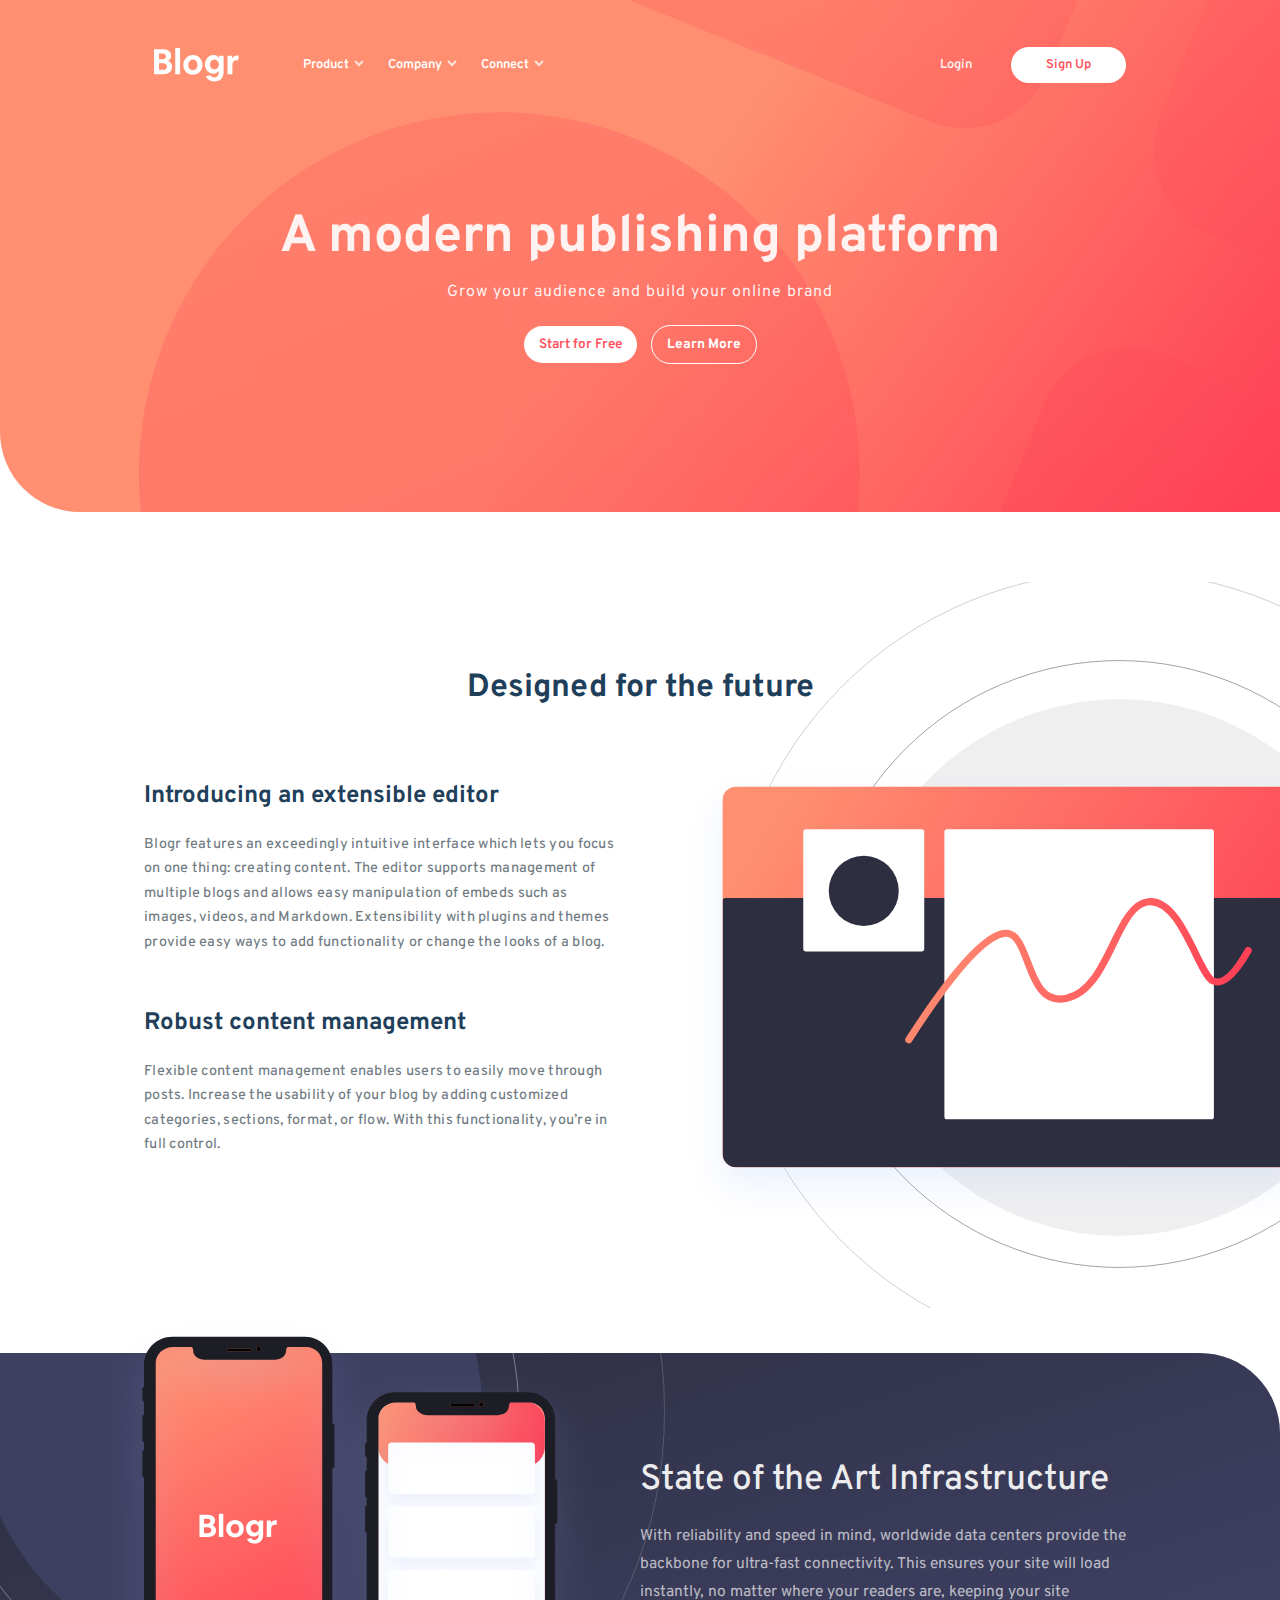
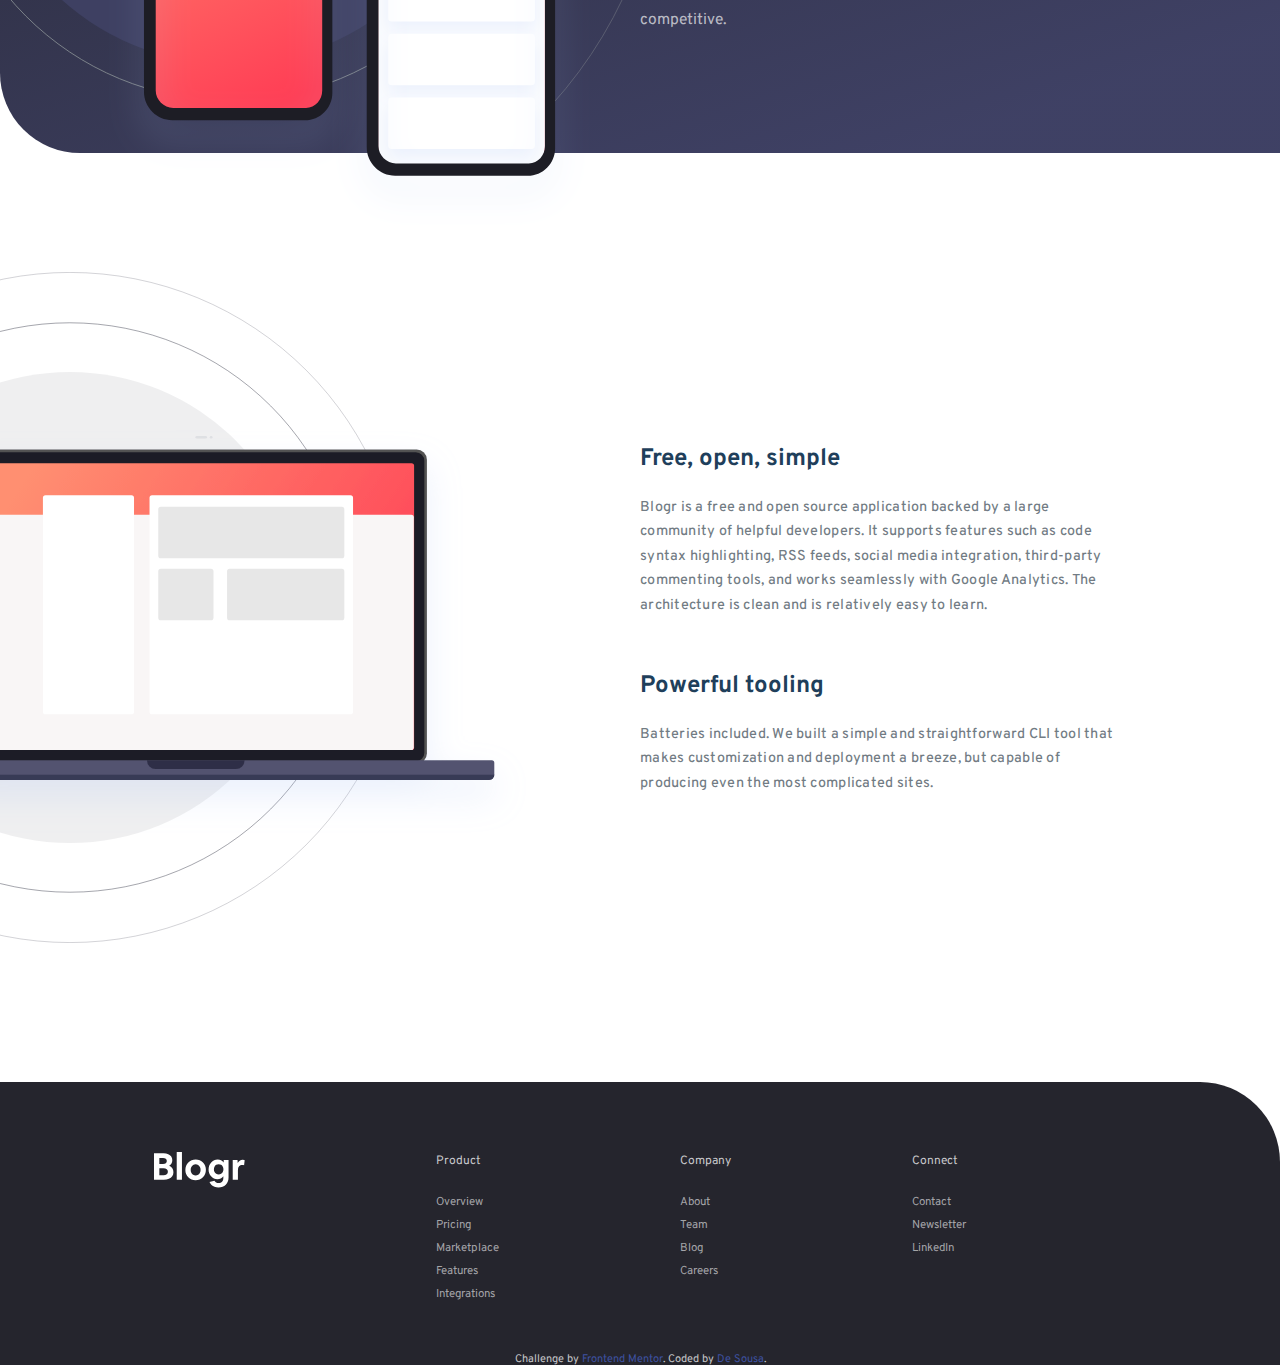
<file: Blogr-Landing-Page/index.html>
<!DOCTYPE html>
<html lang="en">

<head>
    <meta charset="UTF-8">
    <meta http-equiv="X-UA-Compatible" content="IE=edge">
    <meta name="viewport" content="width=device-width, initial-scale=1.0">
    <title>FrontEnd Mentor / Blog Landing Page</title>
    <link rel="stylesheet" href="style.css">
</head>

<body>
    <header>
        <div class="container">
            <nav>
                <div class="navbar">

                    <a href="#"><img src="images/logo.svg" alt="Blogr logo"></a>
                    <div class="nav-items">

                        <ul class="nav">
                            <li id="nav-item" class="dropbtn | click-menu">
                                Product
                                <div class="drop-arrow"></div>
                            </li>
                            <div id="drop-content" class="drop-content">
                                <a href="#">Overview</a>
                                <a href="#">Pricing</a>
                                <a href="#">Marketplace</a>
                                <a href="#">Features</a>
                                <a href="#">Integrations</a>
                            </div>

                            <li id="nav-item-company" class="dropbtn | click-menu">
                                Company
                                <div class="drop-arrow"></div>
                            </li>
                            <div id="drop-content-company" class="drop-content">
                                <a href="#">About</a>
                                <a href="#">Team</a>
                                <a href="#">Blog</a>
                                <a href="#">Careers</a>
                            </div>

                            <li id="nav-item-connect" class="dropbtn | click-menu">
                                Connect
                                <div class="drop-arrow"></div>
                            </li>
                            <div id="drop-content-connect" class="drop-content">
                                <a href="#">Contact</a>
                                <a href="#">Newsletter</a>
                                <a href="#">LinkedIn</a>

                            </div>
                        </ul>

                        <ul class="log">
                            <li class="login"><a href="#">Login</a></li>
                            <li><a href="#" class="btn">Sign Up</a></li>
                        </ul>
                    </div>
                    <!--nav-items end-->
                    <div class="hamb"></div>
                </div>
            </nav> <!-- Container End-->
        </div>
        <div class="overlay">
            <div class="container">
                <h1>A modern publishing platform</h1>
                <p>Grow your audience and build your online brand</p>
                <div class="header-buttons">
                    <a href="#" class="header-btn-dark">Start for Free</a>
                    <a href="#" class="header-btn-light">Learn More</a>
                </div>
            </div>

        </div><!-- Overlay end-->

    </header>
    <main>
        <section class="designed-future">
            <h2 class="section-title">Designed for the future</h2>
            <div class="container main-content">
                <div class="left">
                    <h4>Introducing an extensible editor</h4>
                    <p>Blogr features an exceedingly intuitive interface which lets you focus on one thing: creating
                        content.
                        The editor supports management of multiple blogs and allows easy manipulation of embeds such as
                        images,
                        videos, and Markdown. Extensibility with plugins and themes provide easy ways to add
                        functionality
                        or
                        change the looks of a blog.</p>
                    <h4>Robust content management</h4>
                    <p>
                        Flexible content management enables users to easily move through posts. Increase the usability
                        of
                        your blog
                        by adding customized categories, sections, format, or flow. With this functionality, you’re in
                        full
                        control.</p>

                </div><!-- left end-->
                <div class="right"></div>
            </div><!-- Container main-content-->

        </section>


        <section class="banner">
            <div class="banner-left"></div>
            <div class="banner-inner">
                <div class="container">


                    <div class="banner-right">
                        <h4 class="banner-title">State of the Art Infrastructure</h4>
                        <p>With reliability and speed in mind, worldwide data centers provide the backbone for
                            ultra-fast
                            connectivity.
                            This ensures your site will load instantly, no matter where your readers are, keeping your
                            site
                            competitive.</p>
                    </div>
                </div>
                <!--container end-->
            </div><!-- banner-inner end-->
        </section>
        <!--banner end-->

        <section class="tools">
            <div class="container">
                <div class="tools-left"></div>
                <div class="tools-right">
                    <h4>Free, open, simple</h4>
                    <p>Blogr is a free and open source application backed by a large community of helpful developers. It
                        supports
                        features such as code syntax highlighting, RSS feeds, social media integration, third-party
                        commenting tools,
                        and works seamlessly with Google Analytics. The architecture is clean and is relatively easy to
                        learn.</p>

                    <h4>Powerful tooling</h4>
                    <p>Batteries included. We built a simple and straightforward CLI tool that makes customization and
                        deployment a breeze,
                        but
                        capable of producing even the most complicated sites.</p>
                </div><!-- Tools right end-->
            </div> <!-- Container End-->
        </section>
    </main>
    <footer>
        <div class="container footer-container">
            <div class="logo-footer">
                <img src="images/logo.svg" alt="blogr logo">
            </div>


            <div class="footer-col">
                <p>Product</p>
                <ul>
                    <li><a href="#">Overview</a></li>
                    <li><a href="#">Pricing</a></li>
                    <li><a href="#">Marketplace</a></li>
                    <li><a href="#">Features</a></li>
                    <li><a href="#">Integrations</a></li>
                </ul>
            </div>

            <div class="footer-col">
                <p>Company</p>
                <ul>
                    <li><a href="#">About</a></li>
                    <li><a href="#">Team</a></li>
                    <li><a href="#">Blog</a></li>
                    <li><a href="#">Careers</a></li>

                </ul>
            </div>

            <div class="footer-col">
                <p>Connect</p>
                <ul>
                    <li><a href="#">Contact</a></li>
                    <li><a href="#">Newsletter</a></li>
                    <li><a href="#">LinkedIn</a></li>
                </ul>
            </div>
        </div>
        <div class="attribution">
            Challenge by <a href="https://www.frontendmentor.io?ref=challenge" target="_blank">Frontend Mentor</a>.
            Coded by <a href="#">De Sousa</a>.
        </div>
    </footer>


    <!-- 
    Connect

    Contact
    Newsletter
    LinkedIn -->



    <script src="app.js"></script>
</body>

</html>
</file>
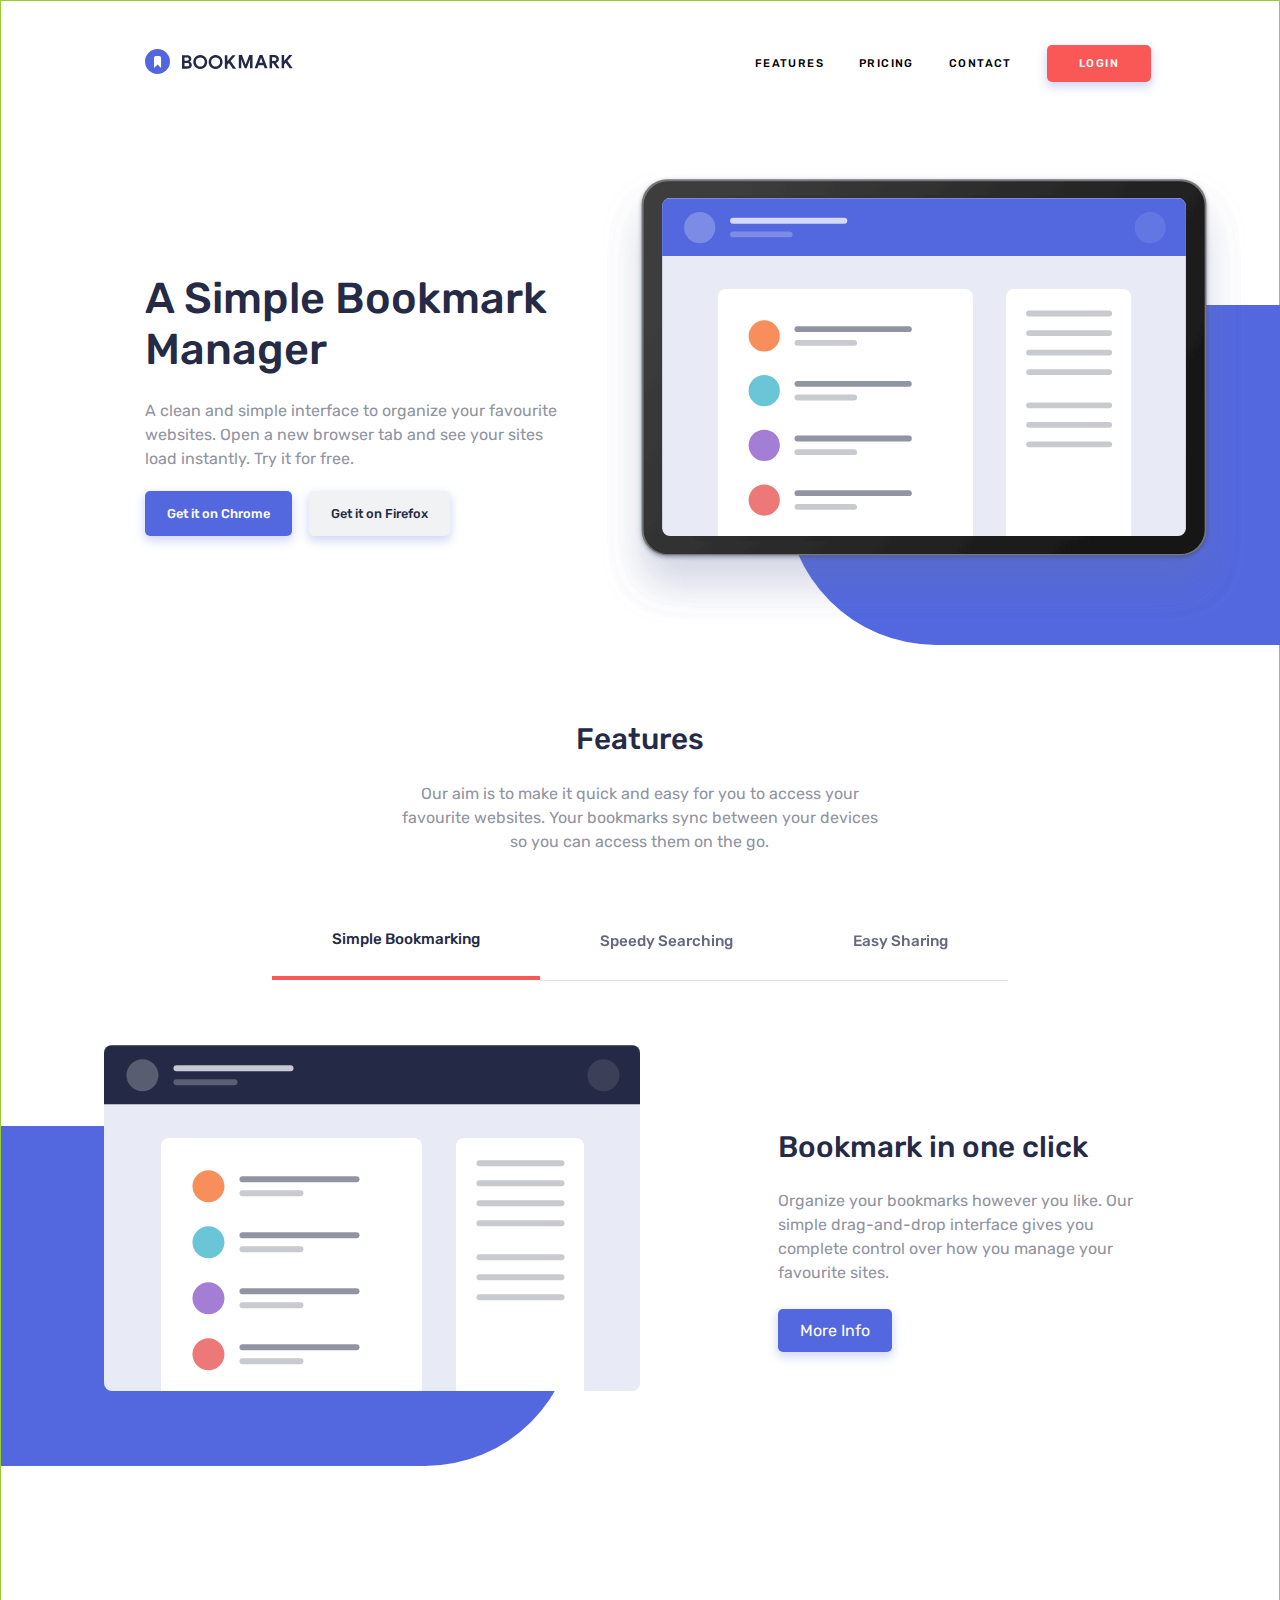
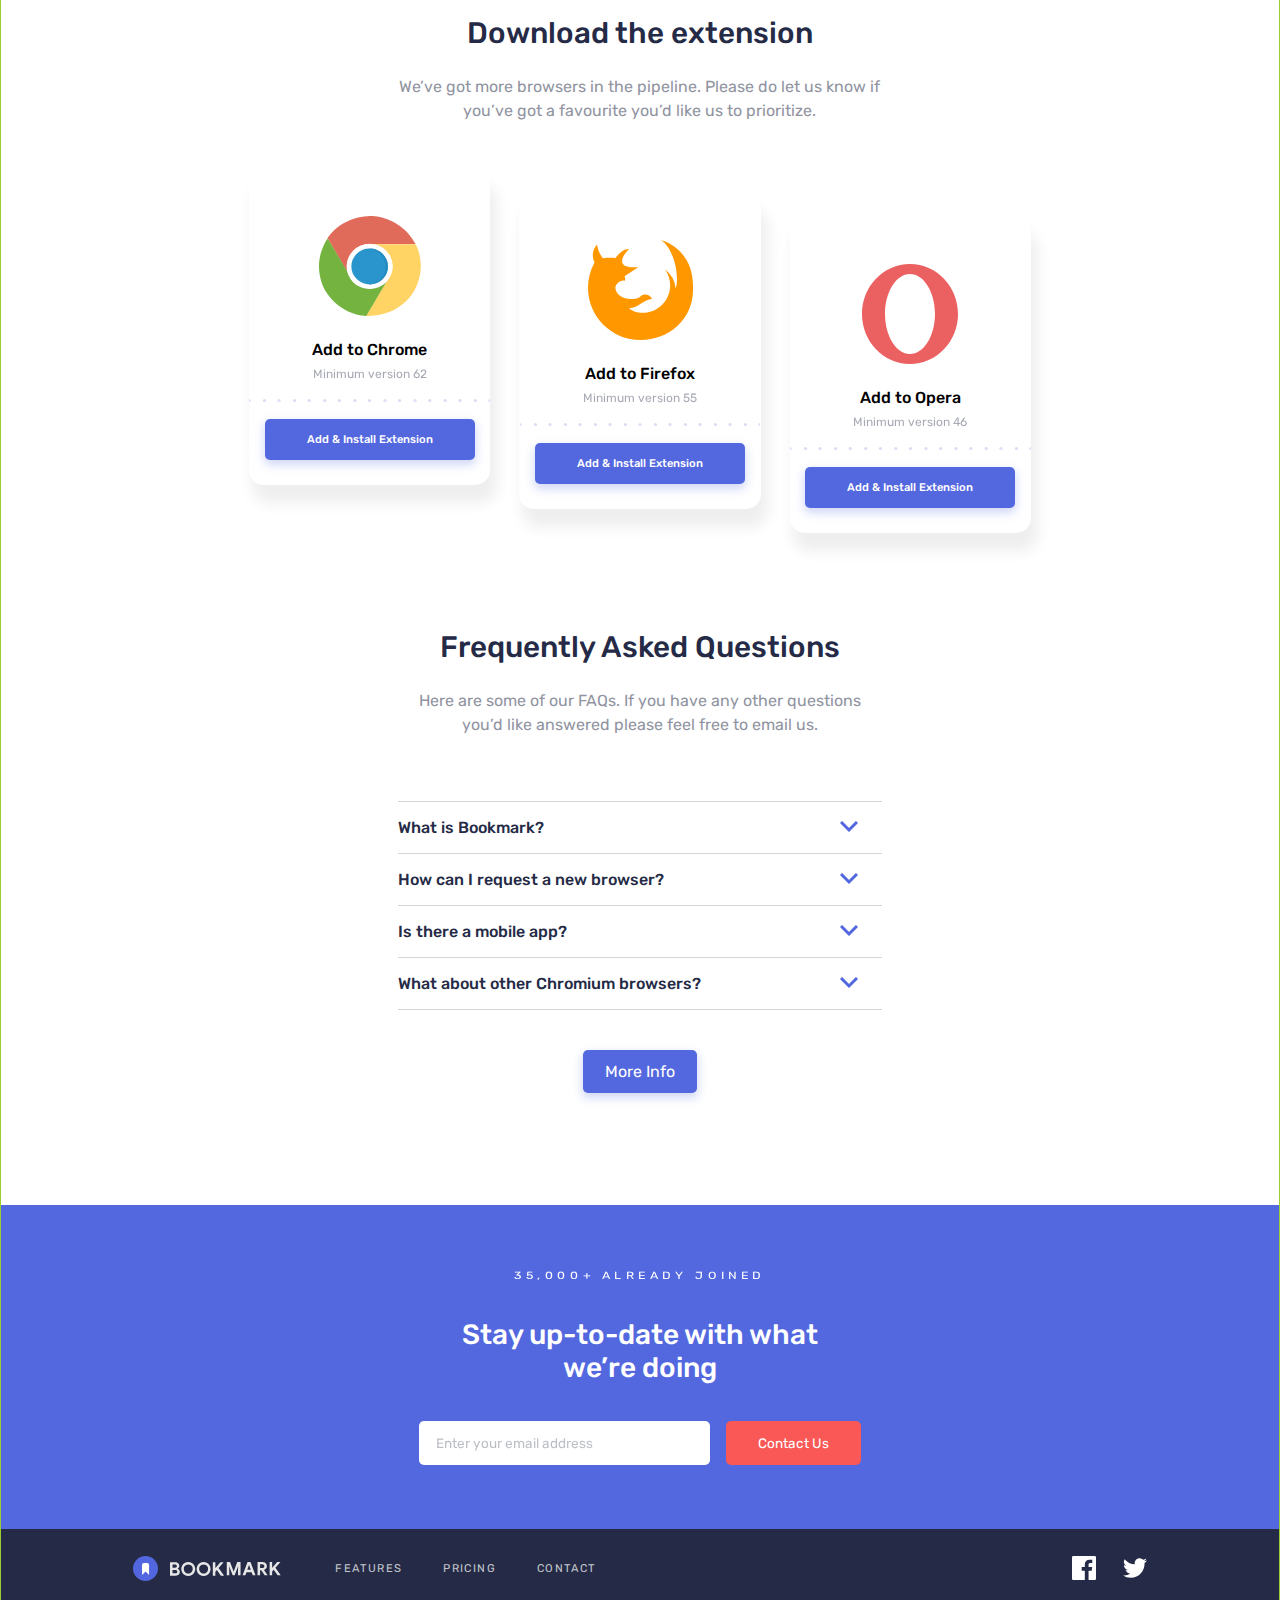
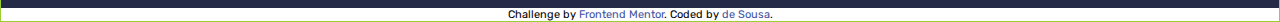
<file: Bookmark-Landing-Page/index.html>
<!DOCTYPE html>
<html lang="en">

<head>
  <meta charset="UTF-8">
  <meta name="viewport" content="width=device-width, initial-scale=1.0">
  <!-- displays site properly based on user's device -->

  <link rel="icon" type="image/png" sizes="32x32" href="./images/favicon-32x32.png">

  <title>Frontend Mentor | Bookmark landing page</title>

  <link rel="stylesheet" href="style.css">
</head>

<body>
  <nav id="mobile-menu">
    <div class="container">
      <div class="logo-menu">
        <img src="images/logo-bookmark-white.svg" alt="bookmark logo">
        <i id="close-menu"><img src="images/icon-close.svg" alt=""></i>
      </div>

      <ul class="menu-navigation">
        <li><a href="#">FEATURES</a></li>
        <li><a href="#">PRICING</a></li>
        <li><a href="#">CONTACT</a></li>
        <li class="li-btn"><a href="#">LOGIN</a></li>
      </ul>

      <div class="footer-right">
        <svg id="facebook" xmlns="http://www.w3.org/2000/svg" width="24" height="24">
          <path fill="#FFF" fill-rule="evenodd"
            d="M22.675 0H1.325C.593 0 0 .593 0 1.325v21.351C0 23.407.593 24 1.325 24H12.82v-9.294H9.692v-3.622h3.128V8.413c0-3.1 1.893-4.788 4.659-4.788 1.325 0 2.463.099 2.795.143v3.24l-1.918.001c-1.504 0-1.795.715-1.795 1.763v2.313h3.587l-.467 3.622h-3.12V24h6.116c.73 0 1.323-.593 1.323-1.325V1.325C24 .593 23.407 0 22.675 0z" />
        </svg>
        <svg id="twitter" xmlns="http://www.w3.org/2000/svg" width="24" height="20">
          <path fill="#FFF" fill-rule="evenodd"
            d="M24 2.557a9.83 9.83 0 0 1-2.828.775A4.932 4.932 0 0 0 23.337.608a9.864 9.864 0 0 1-3.127 1.195A4.916 4.916 0 0 0 16.616.248c-3.179 0-5.515 2.966-4.797 6.045A13.978 13.978 0 0 1 1.671 1.149a4.93 4.93 0 0 0 1.523 6.574 4.903 4.903 0 0 1-2.229-.616c-.054 2.281 1.581 4.415 3.949 4.89a4.935 4.935 0 0 1-2.224.084 4.928 4.928 0 0 0 4.6 3.419A9.9 9.9 0 0 1 0 17.54a13.94 13.94 0 0 0 7.548 2.212c9.142 0 14.307-7.721 13.995-14.646A10.025 10.025 0 0 0 24 2.557z" />
        </svg>
      </div>
  </nav>
  <div class="container">
    <header>
      <nav class="navbar" id="navbar">
        <div class="logo pd-left">
          <img src="images/logo-bookmark.svg" alt="bookmark logo">
        </div>

        <ul id="desktop-nav">
          <li><a href="#">Features</a></li>
          <li><a href="#">Pricing</a></li>
          <li><a href="#">Contact</a></li>
          <li><a href="#" class="red-btn">Login</a></li>
        </ul>
        <i id="mobile-humburger"><img src="images/icon-hamburger.svg" alt=""></i>
      </nav>



      <div class="hero pd-left">
        <div class="left">
          <h1>A Simple Bookmark Manager</h1>
          <p>A clean and simple interface to organize your favourite websites. Open a new
            browser tab and see your sites load instantly. Try it for free.</p>
          <div class="hero-btn">
            <a href="#" class="chrome-btn">Get it on Chrome</a>
            <a href="#" class="firefox-btn">Get it on Firefox</a>
          </div>
        </div>
        <div class="right">
          <img src="images/illustration-hero.svg" alt="">

          <div class="shape-right"></div>
        </div>

      </div>
    </header>

    <main>
      <section id="features">
        <h2 class="section-title">Features</h2>
        <p class="section-subtitle"> Our aim is to make it quick and easy for you to access your favourite websites.
          Your bookmarks sync between your devices so you can access them on the go.</p>

        <div class="tabs">
          <p id="bookmarking" class="active">Simple Bookmarking</p>
          <p id="searching">Speedy Searching</p>
          <p id="sharing">Easy Sharing</p>
        </div>
        <!-- 1st tab-->
        <div id="bookmark-tab" class="tab">
          <div id="bookmark" class="tab-left">
            <img src="images/illustration-features-tab-1.svg" alt="" style="visibility:hidden;">
            <div class="shape-left"></div>
          </div>

          <div class="tab-right">
            <h2 class="section-title">Bookmark in one click</h2>
            <p class="section-subtitle">Organize your bookmarks however you like. Our simple drag-and-drop interface
              gives you complete control over how you manage your favourite sites.</p>
            <button type="button" class="more-info">More Info</button>
          </div>
        </div>

        <!-- 2nd tab-->
        <div id="search-tab" class="tab">
          <div id="search" class="tab-left">
            <img src="images/illustration-features-tab-2.svg" alt="" style="visibility:hidden;">
            <div class="shape-left"></div>
          </div>

          <div class="tab-right">
            <h2 class="section-title">Intelligent search</h2>
            <p class="section-subtitle">Our powerful search feature will help you find saved sites in no time at all.
              No need to trawl through all of your bookmarks.</p>
            <button type="button" class="more-info">More Info</button>
          </div>
        </div>

        <!-- 3rd tab-->
        <div id="share-tab" class="tab">
          <div id="share" class="tab-left">
            <img src="images/illustration-features-tab-3.svg" alt="" style="visibility:hidden;">
            <div class="shape-left"></div>
          </div>

          <div class="tab-right">
            <h2 class="section-title"> Share your bookmarks</h2>
            <p class="section-subtitle">Easily share your bookmarks and collections with others. Create a shareable
              link that you can send at the click of a button.</p>
            <button type="button" class="more-info">More Info</button>
          </div>
        </div>
      </section>
      <!-- Download Section-->
      <section id="download">
        <h2 class="section-title">Download the extension</h2>
        <p class="section-subtitle">We’ve got more browsers in the pipeline. Please do let us know if you’ve
          got a favourite you’d like us to prioritize.</p>

        <div class="cards">
          <div class="card">
            <img src="images/logo-chrome.svg" alt="chrome logo">
            <p class="card-title">Add to Chrome</p>
            <p class="card-subtitle">Minimum version 62</p>

            <img src="images/bg-dots.svg" alt="dots">

            <button type="button" class="card-button">Add & Install Extension</button>
          </div>
          <div class="card">
            <img src="images/logo-firefox.svg" alt="chrome logo">
            <p class="card-title">Add to Firefox</p>
            <p class="card-subtitle">Minimum version 55</p>

            <img src="images/bg-dots.svg" alt="dots">

            <button type="button" class="card-button">Add & Install Extension</button>
          </div>
          <div class="card">
            <img src="images/logo-opera.svg" alt="chrome logo">
            <p class="card-title">Add to Opera</p>
            <p class="card-subtitle">Minimum version 46</p>

            <img src="images/bg-dots.svg" alt="dots">

            <button type="button" class="card-button">Add & Install Extension</button>
          </div>
        </div>
      </section>

      <section id="questions">
        <h2 class="section-title">Frequently Asked Questions</h2>
        <p class="section-subtitle">Here are some of our FAQs. If you have any other questions you’d like
          answered please feel free to email us.</p>

        <!-- QUESTION 1-->
        <div class="questions">
          <div class="question" id="question-one">
            <p>What is Bookmark?</p>
            <svg id="arrow-up" xmlns="http://www.w3.org/2000/svg" width="18" height="12">
              <path d="M1 1l8 8 8-8" />
            </svg>
          </div>
          <p class="answer | closed" id="answer-one"> Lorem ipsum dolor sit amet, consectetur adipiscing elit. Fusce
            tincidunt
            justo eget ultricies fringilla. Phasellus blandit ipsum quis quam ornare mattis.</p>

          <!-- QUESTION 2-->
          <div class="question" id="question-two">
            <p>How can I request a new browser?</p>
            <svg id="arrow-up" xmlns="http://www.w3.org/2000/svg" width="18" height="12">
              <path d="M1 1l8 8 8-8" />
            </svg>
          </div>
          <p class="answer | closed" id="answer-two">Vivamus luctus eros aliquet convallis ultricies. Mauris augue
            massa,
            ultricies non
            ligula.
            Suspendisse imperdiet. Vivamus luctus eros aliquet convallis ultricies. Mauris augue massa,
            ultricies non ligula. Suspendisse imperdie tVivamus luctus eros aliquet convallis ultricies.
            Mauris augue massa, ultricies non ligula. Suspendisse imperdiet.</p>

          <!-- QUESTION 3-->
          <div class="question" id="question-three">
            <p>Is there a mobile app?</p>
            <svg id="arrow-up" xmlns="http://www.w3.org/2000/svg" width="18" height="12">
              <path d="M1 1l8 8 8-8" />
            </svg>
          </div>

          <p class="answer | closed" id="answer-three">Sed consectetur quam id neque fermentum accumsan. Praesent luctus
            vestibulum dolor, ut
            condimentum
            urna vulputate eget. Cras in ligula quis est pharetra mattis sit amet pharetra purus. Sed
            sollicitudin ex et ultricies bibendum.</p>

          <!-- QUESTION 4-->
          <div class="question | bd-b" id="question-four">
            <p>What about other Chromium browsers?</p>
            <svg id="arrow-up" xmlns="http://www.w3.org/2000/svg" width="18" height="12">
              <path d="M1 1l8 8 8-8" />
            </svg>
          </div>
          <p class="answer | closed" id="answer-four">Integer condimentum ipsum id imperdiet finibus. Vivamus in
            placerat mi, at
            euismod dui.
            Aliquam
            vitae neque eget nisl gravida pellentesque non ut velit.</p>
        </div>

        <button type="button" class="more-info">More Info</button>
      </section>
    </main>
  </div>
  <section id="call-to-action">
    <div class="container">
      <p class="info">35,000+ already joined</p>
      <h2>Stay up-to-date with what <br> we’re doing</h2>

      <form name="emailForm">
        <div id="email">
          <div class="email-form">
            <input type="email" name="emailInput" placeholder="Enter your email address" maxlength="30">
            <i id="error-icon"><img src="images/icon-error.svg" alt="" srcset=""></i>
          </div>
          <p id="error"> Whoops, make sure it's an email</p>
        </div>
        <button type="button" class="red-btn" id="validate" value="Submit"
          onclick="validateEmail(document.emailForm.emailInput)">Contact
          Us</button>
    </div>

    </form>
  </section>
  <footer>
    <div class="container">
      <div class="footer-left">
        <img src="images/logo-bookmark-light.svg" alt="">

        <ul>
          <li><a href="#">Features</a></li>
          <li><a href="#">Pricing</a></li>
          <li><a href="#">Contact</a></li>
        </ul>
      </div>
      <div class="footer-right">
        <svg id="facebook" xmlns="http://www.w3.org/2000/svg" width="24" height="24">
          <path fill="#FFF" fill-rule="evenodd"
            d="M22.675 0H1.325C.593 0 0 .593 0 1.325v21.351C0 23.407.593 24 1.325 24H12.82v-9.294H9.692v-3.622h3.128V8.413c0-3.1 1.893-4.788 4.659-4.788 1.325 0 2.463.099 2.795.143v3.24l-1.918.001c-1.504 0-1.795.715-1.795 1.763v2.313h3.587l-.467 3.622h-3.12V24h6.116c.73 0 1.323-.593 1.323-1.325V1.325C24 .593 23.407 0 22.675 0z" />
        </svg>
        <svg id="twitter" xmlns="http://www.w3.org/2000/svg" width="24" height="20">
          <path fill="#FFF" fill-rule="evenodd"
            d="M24 2.557a9.83 9.83 0 0 1-2.828.775A4.932 4.932 0 0 0 23.337.608a9.864 9.864 0 0 1-3.127 1.195A4.916 4.916 0 0 0 16.616.248c-3.179 0-5.515 2.966-4.797 6.045A13.978 13.978 0 0 1 1.671 1.149a4.93 4.93 0 0 0 1.523 6.574 4.903 4.903 0 0 1-2.229-.616c-.054 2.281 1.581 4.415 3.949 4.89a4.935 4.935 0 0 1-2.224.084 4.928 4.928 0 0 0 4.6 3.419A9.9 9.9 0 0 1 0 17.54a13.94 13.94 0 0 0 7.548 2.212c9.142 0 14.307-7.721 13.995-14.646A10.025 10.025 0 0 0 24 2.557z" />
        </svg>
      </div>
    </div>
    </div>

  </footer>

  <p class="attribution">
    Challenge by <a href="https://www.frontendmentor.io?ref=challenge" target="_blank">Frontend Mentor</a>.
    Coded by <a href="#">de Sousa</a>.
  </p>

  <script src="app.js"></script>
</body>

</html>
</file>
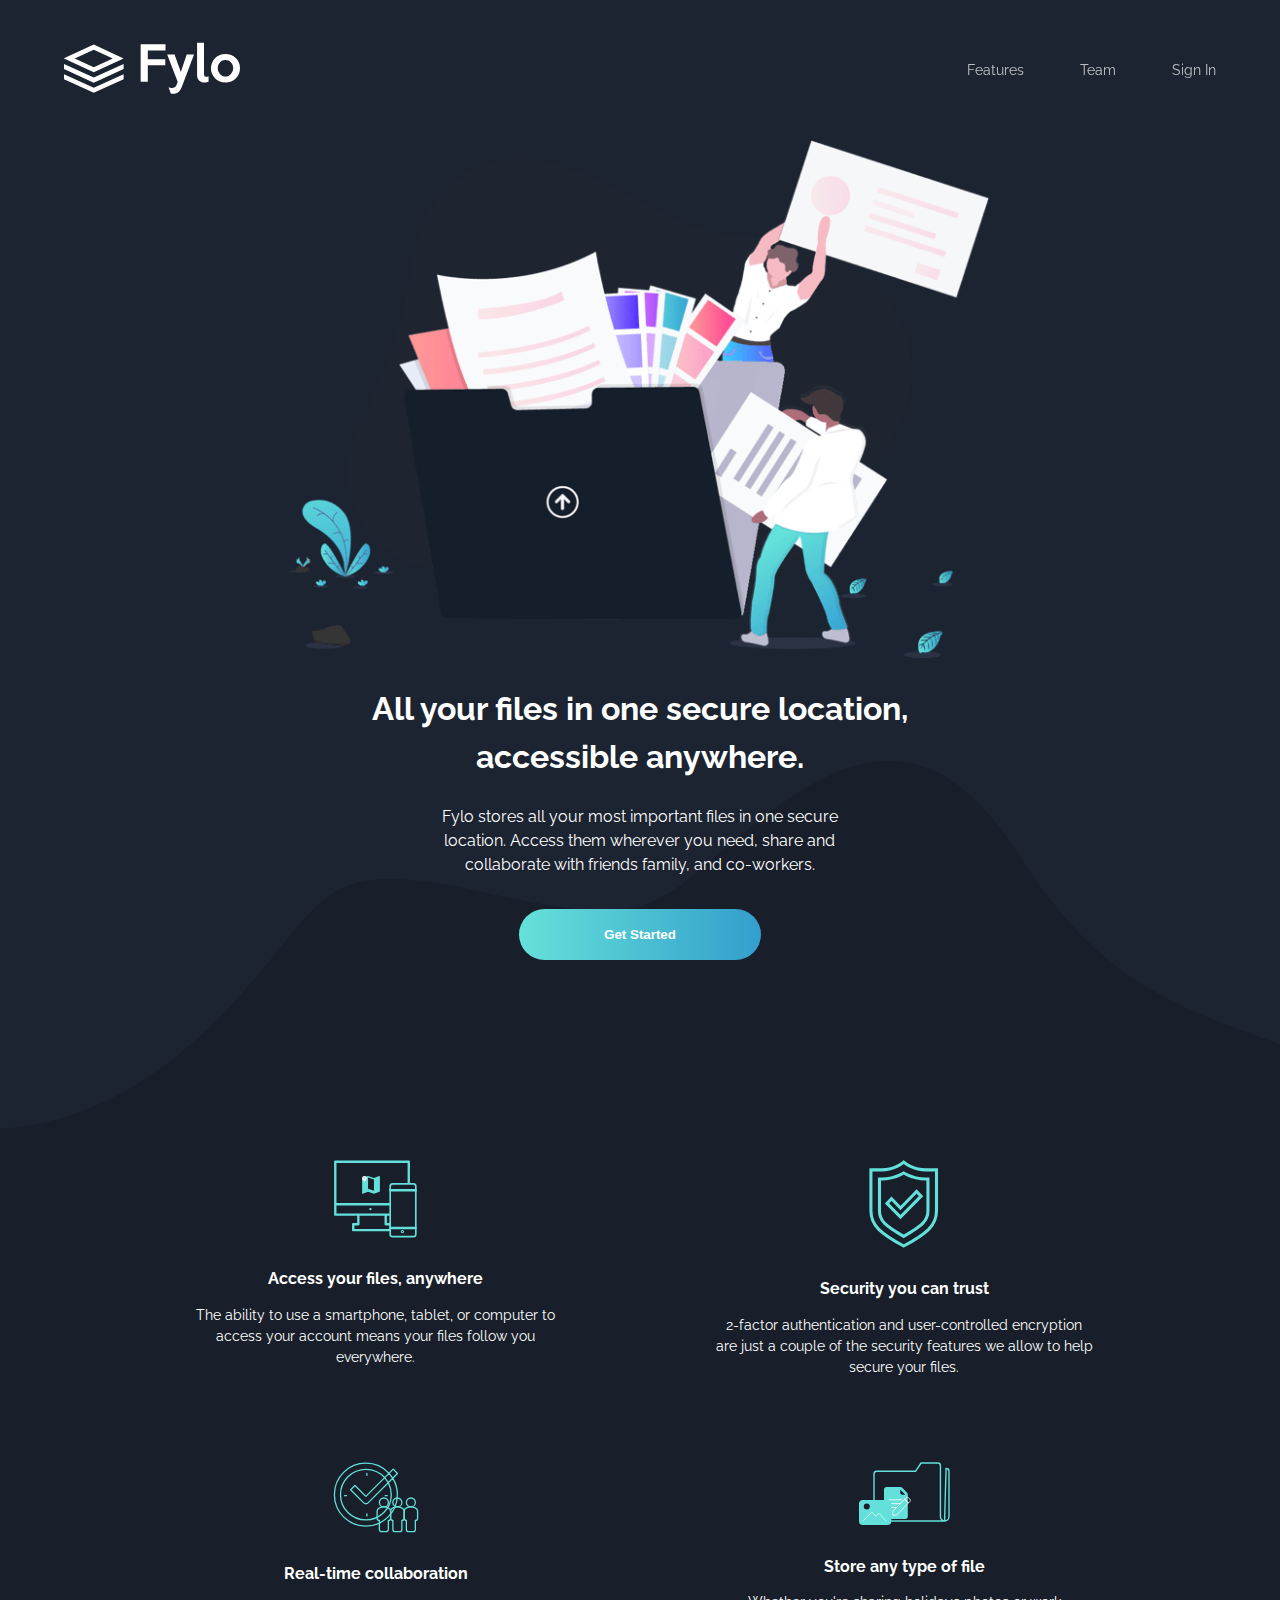
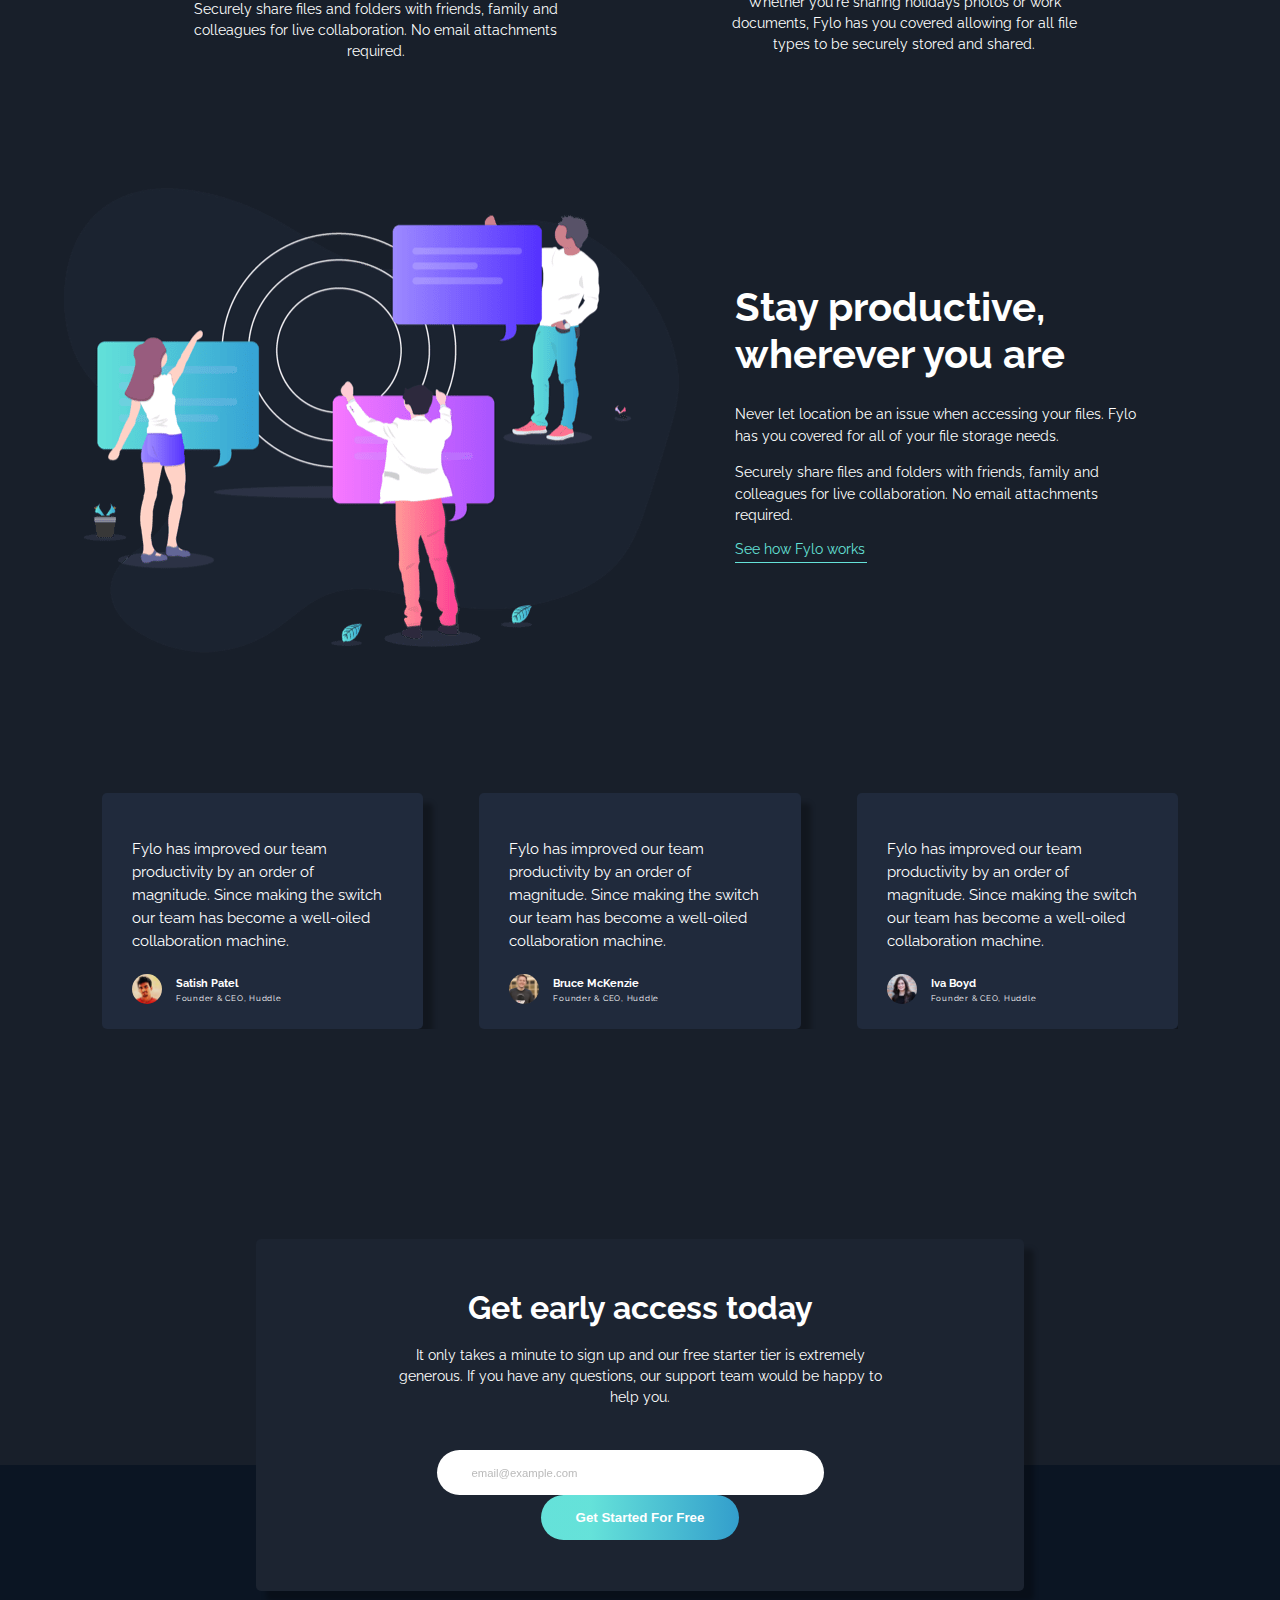
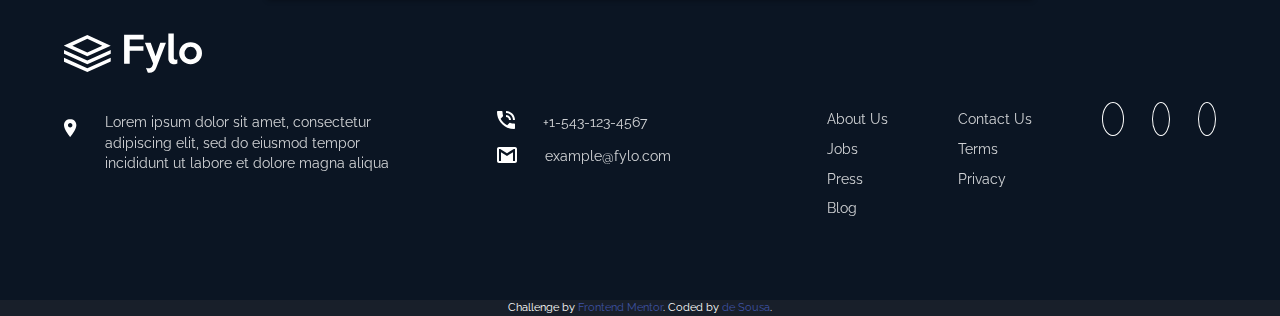
<file: Fylo-dark -theme-landing-page/index.html>
<!DOCTYPE html>
<html lang="en">

<head>
  <meta charset="UTF-8">
  <meta name="viewport" content="width=device-width, initial-scale=1.0">
  <!-- displays site properly based on user's device -->

  <link rel="icon" type="image/png" sizes="32x32" href="./images/favicon-32x32.png">

  <title>Frontend Mentor | Fylo landing page with dark theme and features grid</title>

  <!-- Feel free to remove these styles or customise in your own stylesheet 👍 -->
  <style>
    .attribution {
      font-size: 11px;
      text-align: center;

    }

    .attribution a {
      color: hsl(228, 45%, 44%);
    }
  </style>
  <link rel="stylesheet" href="style.css">
  <link rel="stylesheet" href="https://cdnjs.cloudflare.com/ajax/libs/font-awesome/6.2.1/css/all.min.css"
    integrity="sha512-MV7K8+y+gLIBoVD59lQIYicR65iaqukzvf/nwasF0nqhPay5w/9lJmVM2hMDcnK1OnMGCdVK+iQrJ7lzPJQd1w=="
    crossorigin="anonymous" referrerpolicy="no-referrer" />
</head>

<body>

  <header>
    <div class="container">
      <nav id="navbar">
        <a href="#"><img src="images/logo.svg" alt="Fylo"></a>
        <ul>
          <li><a href="#features">Features</a></li>
          <li><a href="#">Team</a></li>
          <li><a href="#call-to-action">Sign In</a></li>
        </ul>
      </nav>
      <div class="intro">
        <img src="images/illustration-intro.png" alt="">
        <h1>All your files in one secure location, accessible anywhere.</h1>
        <p>Fylo stores all your most important files in one secure location. Access them wherever
          you need, share and collaborate with friends family, and co-workers.</p>
        <button class="btn">Get Started</button>
      </div>
      <img class="waves-desk" src="images/bg-curvy-desktop.svg" alt="waves desktop">
    </div>
    <img class="waves-phone" src="images/bg-curvy-mobile.svg" alt="waves mobile mode">
  </header>

  <main>
    <section class="features" id="features">
      <div class="container">
        <div class="first-row">
          <div class="left">
            <img src="images/icon-access-anywhere.svg" alt="PC and Phone">
            <h3> Access your files, anywhere</h3>
            <p>The ability to use a smartphone, tablet, or computer to access your account means your
              files follow you everywhere.</p>
          </div>
          <div class="right">
            <img src="images/icon-security.svg" alt="Shield">
            <h3>Security you can trust</h3>
            <p>2-factor authentication and user-controlled encryption are just a couple of the security
              features we allow to help secure your files.</p>
          </div>
        </div>
        <div class="second-row">
          <div class="left">
            <img src="images/icon-collaboration.svg" alt="clock with three people">
            <h3>Real-time collaboration</h3>
            <p>Securely share files and folders with friends, family and colleagues for live collaboration.
              No email attachments required.</p>
          </div>
          <div class="right">
            <img src="images/icon-any-file.svg" alt="Files logo">
            <h3>Store any type of file</h3>
            <p>Whether you're sharing holidays photos or work documents, Fylo has you covered allowing for all
              file types to be securely stored and shared.</p>
          </div>
        </div>
      </div>
    </section>

    <section class="banner">
      <div class="container">
        <img src="images/illustration-stay-productive.png" alt="Three people holding chat ballons">
        <div class="stay-productive">
          <h2>Stay productive, wherever you are</h2>
          <p>Never let location be an issue when accessing your files. Fylo has you covered for all of your file
            storage needs.</p>
          <p>Securely share files and folders with friends, family and colleagues for live collaboration. No email
            attachments required.</p>
          <a href="#">See how Fylo works <i class="fa-sharp fa-solid fa-circle-arrow-right"></i></a>
        </div>
      </div>
    </section>

    <section class="cards">
      <img class="bq-quote" src="images/bg-quotes.png" alt=" block quotes">
      <div class="container">
        <div class="card">
          <p>Fylo has improved our team productivity by an order of magnitude. Since making the switch our team has
            become a well-oiled collaboration machine.</p>

          <div class="profiles">
            <img src="images/profile-1.jpg" alt="">
            <div class="profile-info">
              <p class="name">Satish Patel</p>
              <p class="position">Founder & CEO, Huddle</p>
            </div>
          </div>
        </div>
        <div class="card">
          <p>Fylo has improved our team productivity by an order of magnitude. Since making the switch our team has
            become a well-oiled collaboration machine.</p>

          <div class="profiles">
            <img src="images/profile-2.jpg" alt="">
            <div class="profile-info">
              <p class="name">Bruce McKenzie</p>
              <p class="position">Founder & CEO, Huddle</p>
            </div>
          </div>
        </div>
        <div class="card">
          <p>Fylo has improved our team productivity by an order of magnitude. Since making the switch our team has
            become a well-oiled collaboration machine.</p>

          <div class="profiles">
            <img src="images/profile-3.jpg" alt="">
            <div class="profile-info">
              <p class="name">Iva Boyd</p>
              <p class="position">Founder & CEO, Huddle</p>
            </div>
          </div>
        </div>
      </div>
    </section>

    <section id="call-to-action">
      <h2>Get early access today</h2>
      <p> It only takes a minute to sign up and our free starter tier is extremely generous. If you have any
        questions, our support team would be happy to help you.</p>
      <div class="email-form">
        <input type="email" placeholder="email@example.com" id="email" maxlength="35" size="40">
        <button class="btn" type="submit" id="submit">Get Started For Free</button>
      </div>
      <div id="error">Please enter a valid email address</div>
    </section>
  </main>


  <footer>
    <div class="container">
      <img src="images/logo.svg" alt="" class="footer-logo">
      <div class="footer">
        <div class="footer-info">
          <img src="images/icon-location.svg" alt="">
          <p> Lorem ipsum dolor sit amet, consectetur adipiscing elit, sed
            do eiusmod tempor incididunt ut labore et
            dolore magna aliqua</p>
        </div>

        <div class="contact">
          <div class="wrapper">
            <div class="phone">
              <i><img src="images/icon-phone.svg" alt=""></i>
              <p>+1-543-123-4567</p>
            </div>
            <div class="email">
              <i><img class="icon" src="images/icon-email.svg" alt=""></i>
              <p>example@fylo.com</p>
            </div>
          </div>

        </div>

        <div class="usefull-links">
          <div class="links-left">
            <ul>
              <li><a href="#">About Us</a></li>
              <li><a href="#"> Jobs</a></li>
              <li><a href="#">Press</a></li>
              <li><a href="#">Blog</a></li>
            </ul>
          </div>
          <div class="links-right">
            <ul>
              <li><a href="#">Contact Us</a></li>
              <li><a href="#">Terms</a></li>
              <li><a href="#">Privacy</a></li>
            </ul>
          </div>
        </div>
        <div class="social-media">
          <div class="social">
            <i class="fa-brands fa-facebook-f social-face"></i>
          </div>
          <div class="social">
            <i class="fa-brands fa-twitter"></i>
          </div>
          <div class="social">
            <i class="fa-brands fa-instagram"></i>
          </div>
        </div>


      </div>
    </div>
  </footer>




  <p class="attribution">
    Challenge by <a href="https://www.frontendmentor.io?ref=challenge" target="_blank">Frontend Mentor</a>.
    Coded by <a href="#">de Sousa</a>.
  </p>

  <script src="app.js"></script>
</body>

</html>
</file>
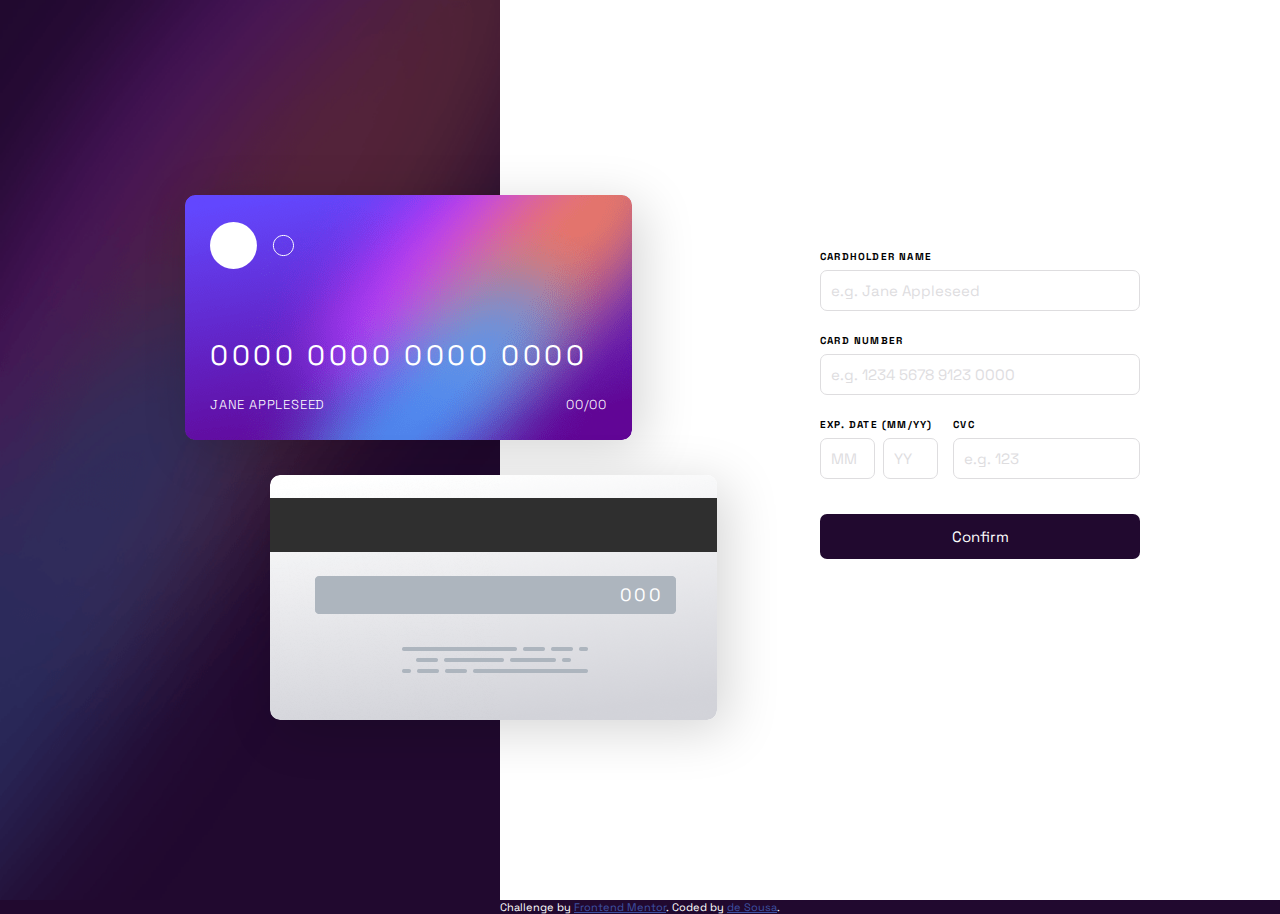
<file: Interactive-Card-Details-Form/index.html>
<!DOCTYPE html>
<html lang="en">

<head>
    <meta charset="UTF-8">
    <meta name="viewport" content="width=device-width, initial-scale=1.0">
    <!-- displays site properly based on user's device -->

    <link rel="icon" type="image/png" sizes="32x32" href="./images/favicon-32x32.png">

    <title>Frontend Mentor | Interactive card details form</title>
    <link rel="stylesheet" href="style.css">
    <!-- Feel free to remove these styles or customise in your own stylesheet 👍 -->
    <style>
        .attribution {
            font-size: 11px;
            text-align: center;
            color: white;
        }

        .attribution a {
            color: hsl(228, 45%, 44%);
        }
    </style>
</head>

<body>
    <div class="container">
        <div class="card">
            <picture>
                <source srcset="images/bg-main-desktop.png" height="1050px" width="500px" media="(min-width:600px)">
                <img src="images/bg-main-mobile.png" alt="">
            </picture>
            <div id="back-card">
                <img src="images/bg-card-back.png" alt="">
                <p class="cvc" id="cvc-display">000</p>
            </div>
            <div id="front-card">
                <img src="images/bg-card-front.png" alt="">
                <div class="front-card-info">
                    <img src="images/card-logo.svg" alt="">
                    <p class="card-num" id="cardNumb">0000 0000 0000 0000</p>
                    <div class="card-info">
                        <p class="card-name" id="cardName">Jane Appleseed</p>
                        <p class="exp-date"><span id="mth">00</span>/<span id="yr">00</span></p>
                    </div>

                </div>
            </div>
        </div>


        <form id="form">
            <label for="ch-name">CARDHOLDER NAME</label>
            <br>
            <input type="text" id="ch-name" name="ch-name" placeholder="e.g. Jane Appleseed" maxlength="25" required>
            <p class="error" id="errorName">Wrong format, letters only.Can't be blank.</p>
            <br>
            <label for="c-number">CARD NUMBER</label><br>
            <input type="text" id="c-number" name="c-number" placeholder="e.g. 1234 5678 9123 0000" maxlength="16"
                minlength="16" required>
            <p class="error" id="errorNum">Wrong format, 16 numbers required. Can't be blank.</p>
            <br>
            <div class="col">

                <div class="left">
                    <label for="date">EXP. DATE (MM/YY)</label>
                    <div class="left-inner">
                        <input type="number" name="date" id="month" placeholder="MM" maxlength="2" required>
                        <input type="number" name="date" id="year" placeholder="YY" maxlength="2" required>
                    </div>
                    <p class="error" id="errorDate">Date between 1 and 12, year min 20 max 32</p>
                    <p class="error" id="errorShow">Can't be blank</p>
                </div>

                <div class="right">
                    <label for="cvc">CVC</label>
                    <input type="number" name="cvc" id="cvc" placeholder="e.g. 123" maxlength="3">
                    <p class="error" id="errorCvc">Cant be blank</p>
                    <!-- <p class="error || errorShow">Can't be blank</p> -->
                </div>

            </div>

            <button type="submit" id="sub-btn">Confirm</button>
        </form>

        <div id="complete">
            <div class="complete-inner">
                <img src="images/icon-complete.svg" alt="">
                <h1>THANK YOU!</h1>
                <p>We've added your card details</p>
                <button type="reset" id="continue-btn" onclick="reload()">Continue</button>
            </div>

        </div>

    </div>

    <div class="attribution">
        Challenge by <a href="https://www.frontendmentor.io?ref=challenge" target="_blank">Frontend Mentor</a>.
        Coded by <a href="#">de Sousa</a>.
    </div>
    <script src="app.js"></script>
</body>

</html>
</file>
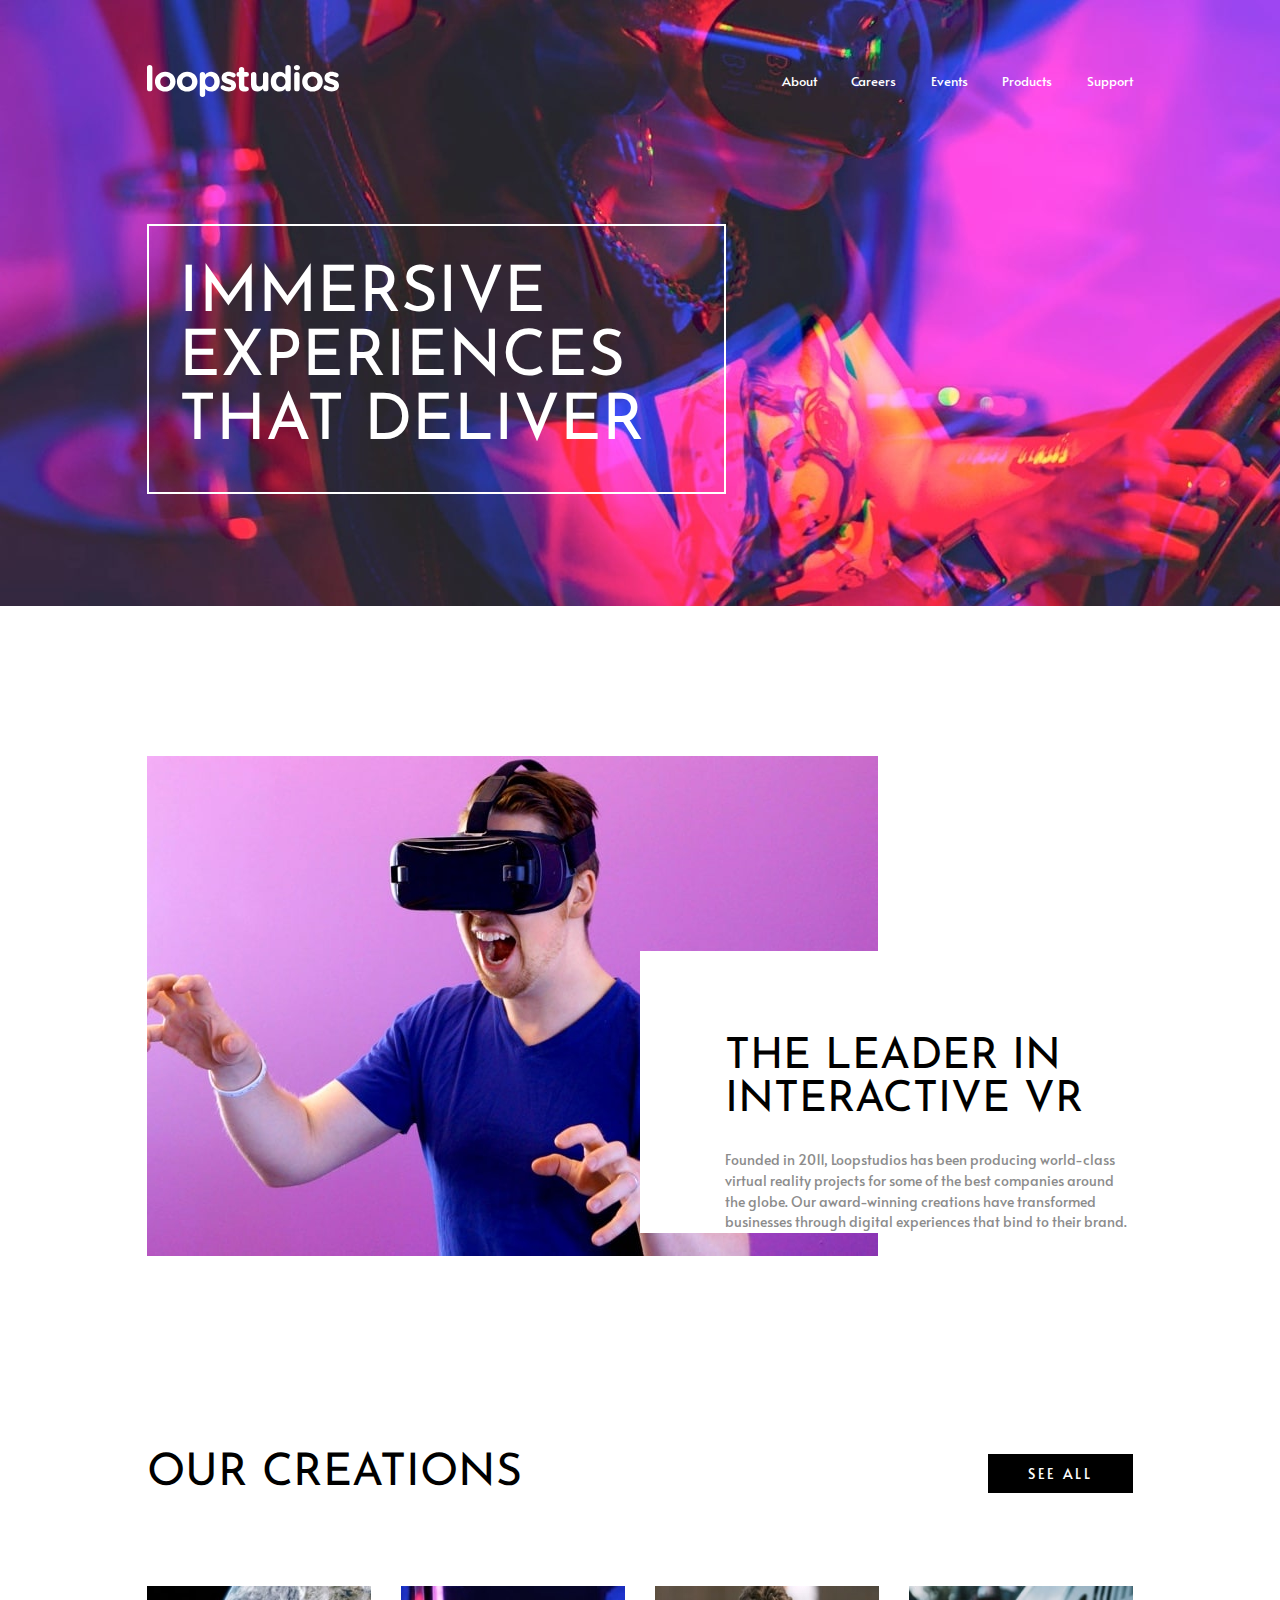
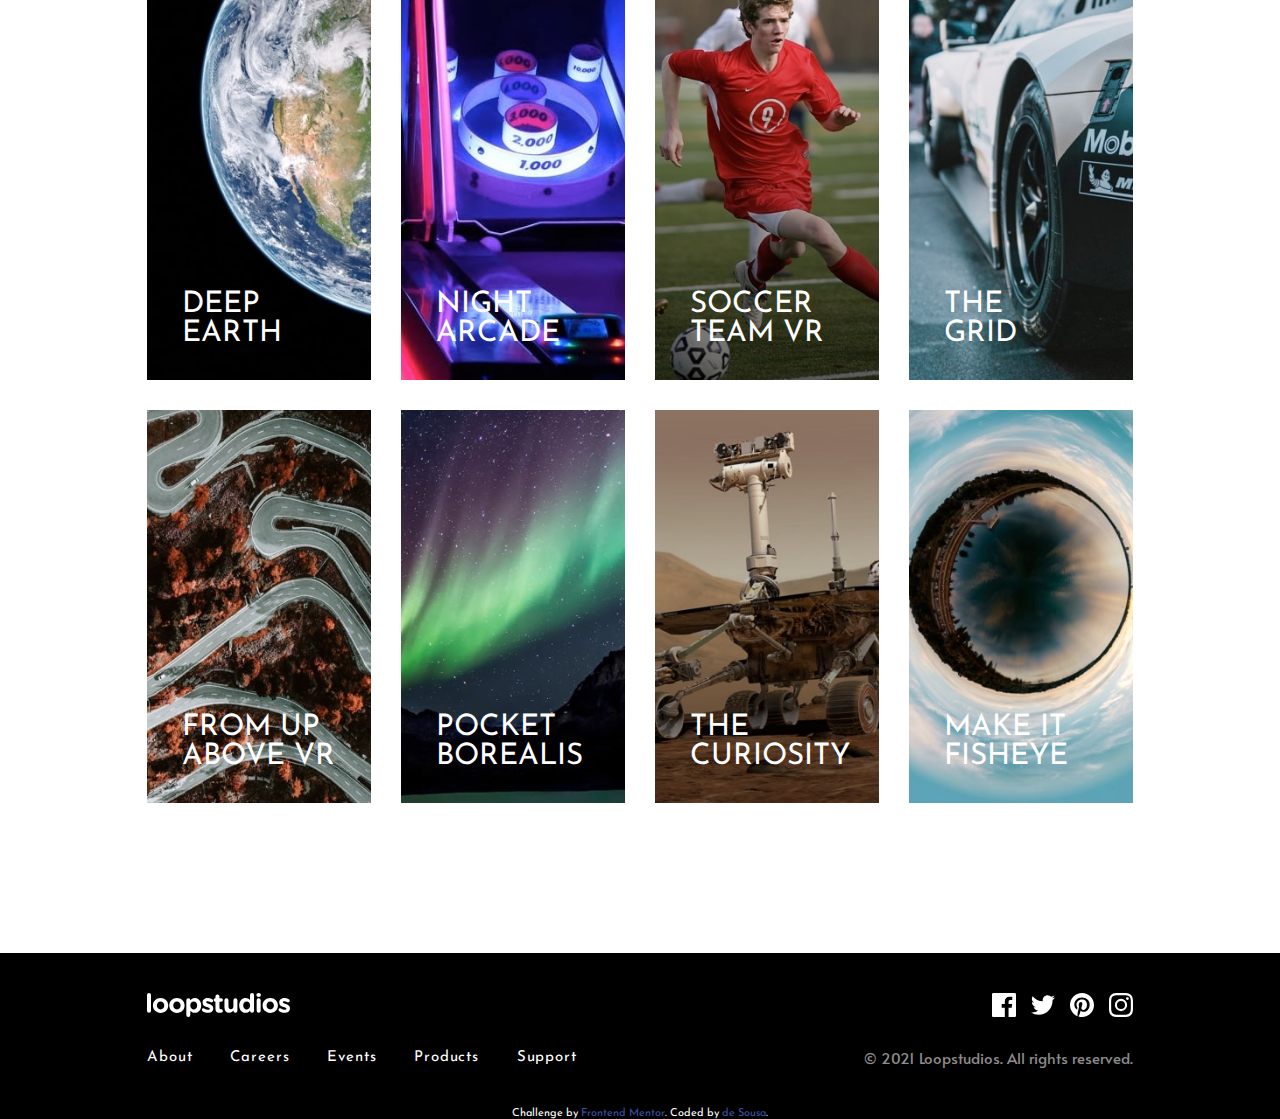
<file: LoopStudios-landing-page/index.html>
<!DOCTYPE html>
<html lang="en">

<head>
    <meta charset="UTF-8">
    <meta name="viewport" content="width=device-width, initial-scale=1.0">
    <!-- displays site properly based on user's device -->

    <link rel="icon" type="image/png" sizes="32x32" href="./images/favicon-32x32.png">

    <title>Frontend Mentor | Loopstudios landing page</title>
    <link rel="stylesheet" href="style.css">
    <!-- Feel free to remove these styles or customise in your own stylesheet 👍 -->
    <style>
        .attribution {
            font-size: 11px;
            text-align: center;
            color: white;
        }

        .attribution a {
            color: hsl(228, 45%, 44%);
        }
    </style>
</head>

<body>
    <header>
        <div class="container">
            <nav id="navbar">
                <div class="nav-top ">
                    <img src="images/logo.svg" alt=" Loopstudios logo" class="loop-logo">
                    <div id="hamburger-menu">
                        <img src="images/icon-hamburger.svg" alt="humburger menu">
                    </div>
                    <div id="close-menu">
                        <img src="images/icon-close.svg" alt=" close menu">
                    </div>

                </div>

                <ul class="nav-menu">
                    <li><a href="#">About</a></li>
                    <li><a href="#lead">Careers</a></li>
                    <li><a href="#">Events</a></li>
                    <li><a href="#creations">Products</a></li>
                    <li><a href="#about">Support</a></li>
                </ul>

            </nav>


            <div class="title">
                <h1>Immersive experiences that deliver</h1>
            </div>
        </div>
    </header>


    <main>
        <div class="container">
            <section id="lead">
                <picture>
                    <source srcset="images/mobile/image-interactive.jpg" media="(max-width:600px)">
                    <img src="images/desktop/image-interactive.jpg" alt="VR">
                </picture>

                <div class="description">
                    <h2>The leader in interactive VR</h2>
                    <p>Founded in 2011, Loopstudios has been producing world-class virtual reality
                        projects for some of the best companies around the globe. Our award-winning
                        creations have transformed businesses through digital experiences that bind
                        to their brand.</p>
                </div>
            </section>

            <section id="creations">
                <div class="creations-header">
                    <div class="creations-title">
                        OUR CREATIONS
                    </div>
                    <div class="creations-button">
                        SEE ALL
                    </div>
                </div>

                <div class="creations-cards">
                    <div class="cards-top-row">
                        <div class="card">
                            <picture>
                                <source srcset="images/mobile/image-deep-earth.jpg" media="(max-width: 600px">
                                <img src="images/desktop/image-deep-earth.jpg" alt="planet earth">
                            </picture>
                            <span>DEEP<br>EARTH</span>
                        </div>

                        <div class="card">
                            <picture>
                                <source srcset="images/mobile/image-night-arcade.jpg" media="(max-width: 600px">
                                <img src="images/desktop/image-night-arcade.jpg" alt="arcade machine">
                            </picture>
                            <span>NIGHT<br>ARCADE</span>
                        </div>
                        <div class="card">
                            <picture class="soccer-card">
                                <source srcset="images/mobile/image-soccer-team.jpg" media="(max-width: 600px">
                                <img src="images/desktop/image-soccer-team.jpg" alt="soccer player">
                            </picture>
                            <span>SOCCER<br>TEAM VR</span>
                        </div>
                        <div class="card">
                            <picture>
                                <source srcset="images/mobile/image-grid.jpg" media="(max-width: 600px">
                                <img src="images/desktop/image-grid.jpg" alt="race car">
                            </picture>
                            <span>THE<br>GRID</span>
                        </div>
                    </div>


                    <div class="cards-bot-row">
                        <div class="card">
                            <picture>
                                <source srcset="images/mobile/image-from-above.jpg" media="(max-width: 600px">
                                <img src="images/desktop/image-from-above.jpg" alt="road seen from above">
                            </picture>
                            <span>FROM UP<br>ABOVE VR</span>
                        </div>

                        <div class="card">
                            <picture>
                                <source srcset="images/mobile/image-pocket-borealis.jpg" media="(max-width: 600px">
                                <img src="images/desktop/image-pocket-borealis.jpg" alt="aurora borealis">
                            </picture>
                            <span>POCKET<br>BOREALIS</span>
                        </div>
                        <div class="card">
                            <picture class="soccer-card">
                                <source srcset="images/mobile/image-curiosity.jpg" media="(max-width: 600px">
                                <img src="images/desktop/image-curiosity.jpg" alt="robot on the moon">
                            </picture>
                            <span>THE<br>CURIOSITY</span>
                        </div>
                        <div class="card">
                            <picture>
                                <source srcset="images/mobile/image-fisheye.jpg" media="(max-width: 600px">
                                <img src="images/desktop/image-fisheye.jpg" alt="fish eye image">
                            </picture>
                            <span>MAKE IT<br>FISHEYE</span>
                        </div>
                    </div>

                    <div class="creations-button-mobile">
                        SEE ALL
                    </div>
            </section>
        </div>
    </main>


    <footer id="about">
        <div class="container">
            <div class="footer-items">
                <div class="logo">
                    <img src="images/logo.svg" alt="Loopstudios logo">
                </div>


                <div class="social-media">
                    <div class="social-link">
                        <img src="images/icon-facebook.svg" alt=" icon facebook">
                    </div>
                    <div class="social-link">
                        <img src="images/icon-twitter.svg" alt="icon twitter">
                    </div>
                    <div class="social-link">
                        <img src="images/icon-pinterest.svg" alt="icon pinterest">
                    </div>
                    <div class="social-link">
                        <img src="images/icon-instagram.svg" alt="icon instagram">
                    </div>
                </div>

                <div class="footer-nav">
                    <ul>
                        <li><a href="#about">About</a></li>
                        <li><a href="#lead">Careers</a></li>
                        <li><a href="#">Events</a></li>
                        <li><a href="#creations">Products</a></li>
                        <li><a href="#">Support</a></li>
                    </ul>
                </div>

                <p class="disclaimer">© 2021 Loopstudios. All rights reserved.</p>
            </div>

        </div>
    </footer>






    <div class="attribution">
        Challenge by <a href="https://www.frontendmentor.io?ref=challenge" target="_blank">Frontend Mentor</a>.
        Coded by <a href="#">de Sousa</a>.
    </div>

    <script src="app.js"></script>
</body>

</html>
</file>
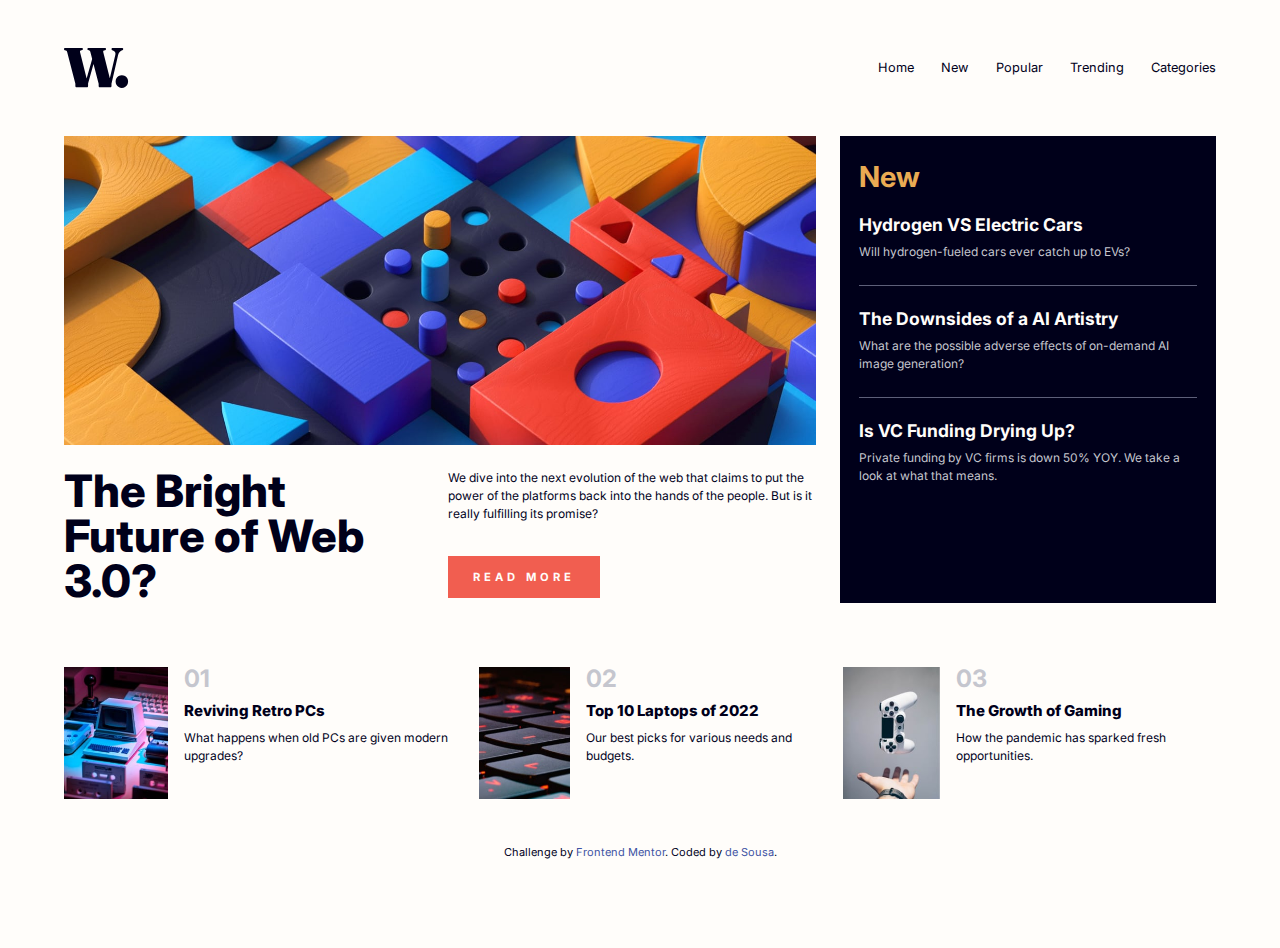
<file: NewsHomepage/index.html>
<!DOCTYPE html>
<html lang="en">

<head>
    <meta charset="UTF-8">
    <meta http-equiv="X-UA-Compatible" content="IE=edge">
    <meta name="viewport" content="width=device-width, initial-scale=1.0">
    <link rel="stylesheet" href="style.css">
    <link rel="icon" type="image/png" sizes="32x32" href="./images/favicon-32x32.png">
    <title>Frontend Mentor | News Homepage</title>
</head>

<body>
    <div class="container">

        <nav>
            <a href="#"><img class="logo" src="images/logo.svg" alt="W logo"></a>

            <label for="open-menu" class="menu-link-open"><img class="menu-open" src="images/icon-menu.svg"
                    alt=""></a></label>


            <input type="checkbox" name="open-menu" id="open-menu">

            <!--  -->

            <div class="links-nav">
                <label for="open-menu" class="menu-link-open"><img class="menu-close" src="images/icon-menu-close.svg"
                        alt=""></a></label>
                <ul class="nav-links">
                    <li class="nav-item"><a href="#"></a>Home</li>
                    <li class="nav-item"><a href="#"></a>New</li>
                    <li class="nav-item"><a href="#"></a>Popular</li>
                    <li class="nav-item"><a href="#"></a>Trending</li>
                    <li class="nav-item"><a href="#"></a>Categories</li>

                </ul>
            </div>
        </nav>

        <header>
            <div class="left">
                <div class="jumbo"><img src="images/image-web-3-desktop.jpg" alt=""></div>
                <div class="jumbo-mobile"><img src="images/image-web-3-mobile.jpg" alt=""></div>

                <div class="content">
                    <h1>The Bright Future of Web 3.0?</h1>
                    <div class="description">
                        <p>We dive into the next evolution of the web that claims to put the power of the platforms
                            back into the hands of the people.
                            But is it really fulfilling its promise?</p>
                        <a href="#" class="btn">Read More</a>
                    </div>
                </div>
            </div>
            <!--left end-->
            <div class="right">
                <div class="container">
                    <h2 class="box-title">New</h2>
                    <div class="box">
                        <h3>Hydrogen VS Electric Cars</h3>
                        <p>Will hydrogen-fueled cars ever catch up to EVs?</p>
                    </div>
                    <div class="box">
                        <h3>The Downsides of a AI Artistry</h3>
                        <p>What are the possible adverse effects of on-demand AI image generation?</p>
                    </div>
                    <div class="box">
                        <h3>Is VC Funding Drying Up?</h3>
                        <p>Private funding by VC firms is down 50% YOY. We take a look at what that means.</p>
                    </div>
                </div>
                <!--Container End-->
            </div>
            <!--right col end-->
        </header>
        <main>
            <div class="card">
                <img class="info-img" src="images/image-retro-pcs.jpg" alt="">
                <div class="info">
                    <h2 class="info-title">01</h2>
                    <h4 class="info-subtitle">Reviving Retro PCs</h4>
                    <p class="info-text">What happens when old PCs are given modern upgrades?</p>
                </div>
            </div>
            <!--card end-->

            <div class="card">
                <img class="info-img" src="images/image-top-laptops.jpg" alt="">
                <div class="info">
                    <h2 class="info-title">02</h2>
                    <h4 class="info-subtitle">Top 10 Laptops of 2022</h4>
                    <p class="info-text">Our best picks for various needs and budgets.</p>
                </div>
            </div>
            <!--card end-->

            <div class="card">
                <img class="info-img" src="images/image-gaming-growth.jpg" alt="">
                <div class="info">
                    <h2 class="info-title">03</h2>
                    <h4 class="info-subtitle">The Growth of Gaming</h4>
                    <p class="info-text">How the pandemic has sparked fresh opportunities.</p>
                </div>
            </div>
            <!--card end-->
        </main>
    </div>


    <div class=" attribution">
        Challenge by <a href="https://www.frontendmentor.io?ref=challenge" target="_blank">Frontend Mentor</a>.
        Coded by <a href="#">de Sousa</a>.
    </div>
</body>

</html>
</file>
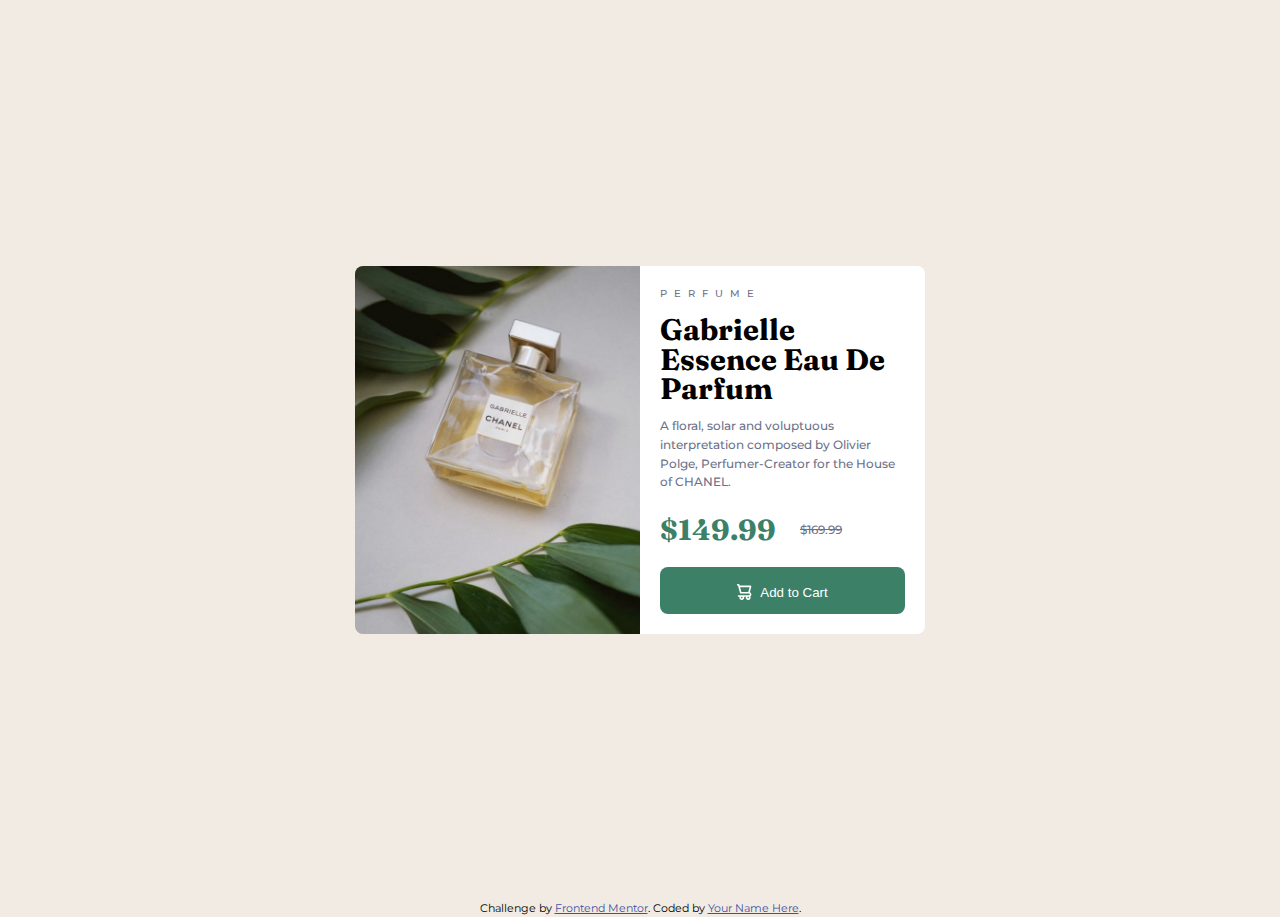
<file: Product-preview-card/index.html>
<!DOCTYPE html>
<html lang="en">

<head>
    <meta charset="UTF-8">
    <meta http-equiv="X-UA-Compatible" content="IE=edge">
    <meta name="viewport" content="width=device-width, initial-scale=1.0">
    <title>Product Preview Card</title>
    <link rel="stylesheet" href="style.css">
</head>

<body>
    <div class="card">
        <div class="container">
            <div class="img">
                <!-- <img src="images/image-product-desktop.jpg" alt="CHANEL parfum"> -->
            </div>

            <div class="left-column">
                <p class="header">PERFUME</p>

                <h1>Gabrielle Essence Eau De Parfum</h1>

                <p>A floral, solar and voluptuous interpretation composed by Olivier Polge,
                    Perfumer-Creator for the House of CHANEL.</p>

                <div class="prices">
                    <h2 class="sale-price">$149.99</h2>
                    <p class="old-price">$169.99</p>
                </div>

                <button type="button" class="cart"><img src="images/icon-cart.svg" alt="Cart Icon"> Add to Cart</button>

            </div>

        </div>
    </div>

    <div class="attribution">
        Challenge by <a href="https://www.frontendmentor.io?ref=challenge" target="_blank">Frontend Mentor</a>.
        Coded by <a href="#">Your Name Here</a>.
    </div>
</body>

</html>
</file>
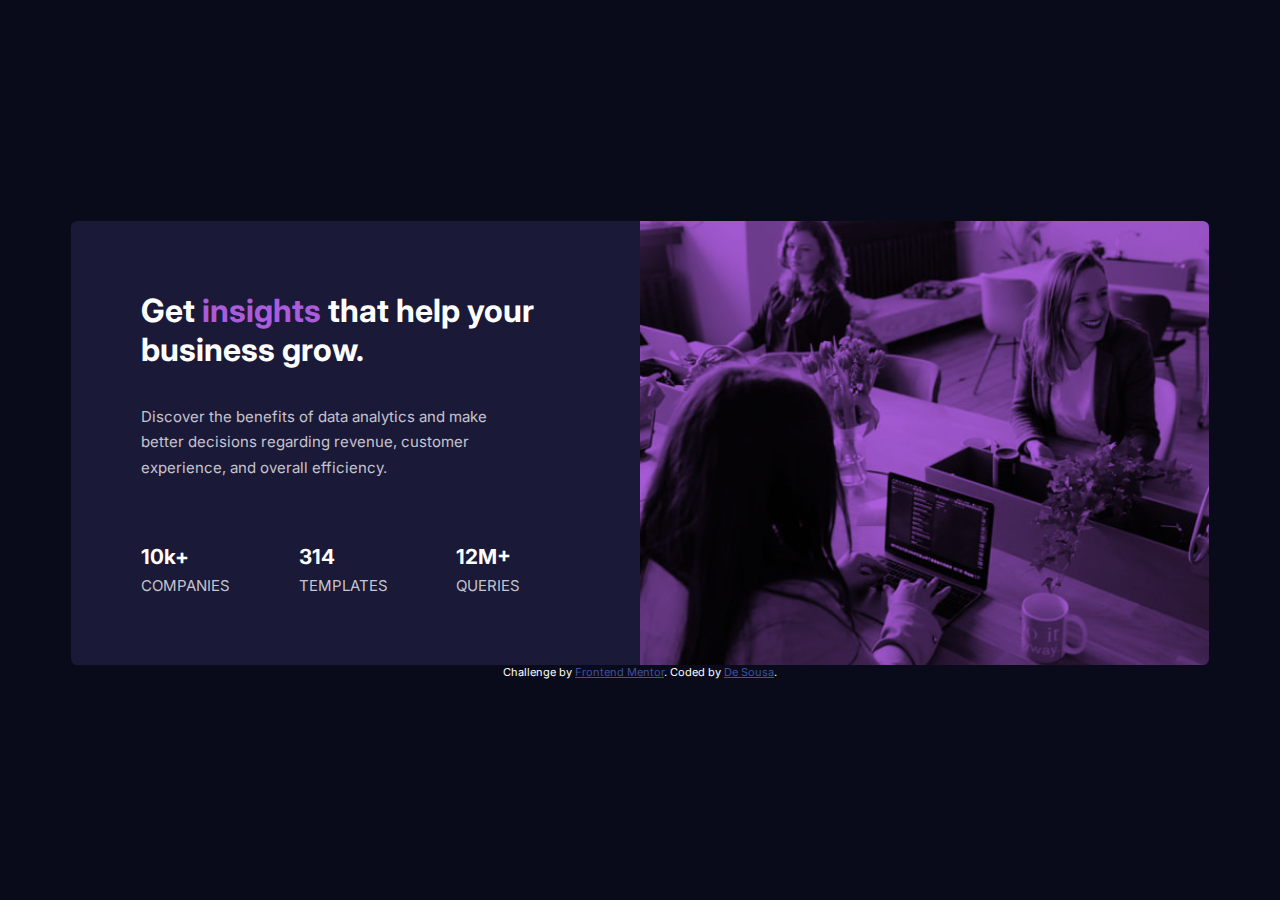
<file: Stats-Preview-Card-Component/index.html>
<!DOCTYPE html>
<html lang="en">

<head>
    <meta charset="UTF-8">
    <meta name="viewport" content="width=device-width, initial-scale=1.0">
    <!-- displays site properly based on user's device -->

    <link rel="icon" type="image/png" sizes="32x32" href="./images/favicon-32x32.png">

    <title>Frontend Mentor | Stats preview card component</title>
    <link rel="stylesheet" href="style.css">

    <!-- Feel free to remove these styles or customise in your own stylesheet 👍 -->
    <style>
        .attribution {
            font-size: 11px;
            text-align: center;
        }

        .attribution a {
            color: hsl(228, 45%, 44%);
        }
    </style>
</head>

<body>
    <div class="container">
        <div class="card">
            <div class="main">
                <h1>Get <span>insights</span> that help your business grow.</h1>

                <p class="main-p">Discover the benefits of data analytics and make better decisions regarding revenue,
                    customer
                    experience, and overall efficiency.</p>
                <div class="values">
                    <div class="values-item">
                        <h2>10k+</h2>
                        <p>companies</p>
                    </div>
                    <div class="values-item">
                        <h2>314</h2>
                        <p>templates</p>
                    </div>
                    <div class="values-item">
                        <h2>12M+</h2>
                        <p>queries</p>
                    </div>
                </div>
                <!--values end-->
            </div>
            <!--main end-->
            <div class="img"></div>
            <!-- Card End-->
        </div>
        <div class="attribution">
            Challenge by <a href="https://www.frontendmentor.io?ref=challenge" target="_blank">Frontend Mentor</a>.
            Coded by <a href="#">De Sousa</a>.
        </div>
    </div>
    <!--container End-->


</body>

</html>
</file>
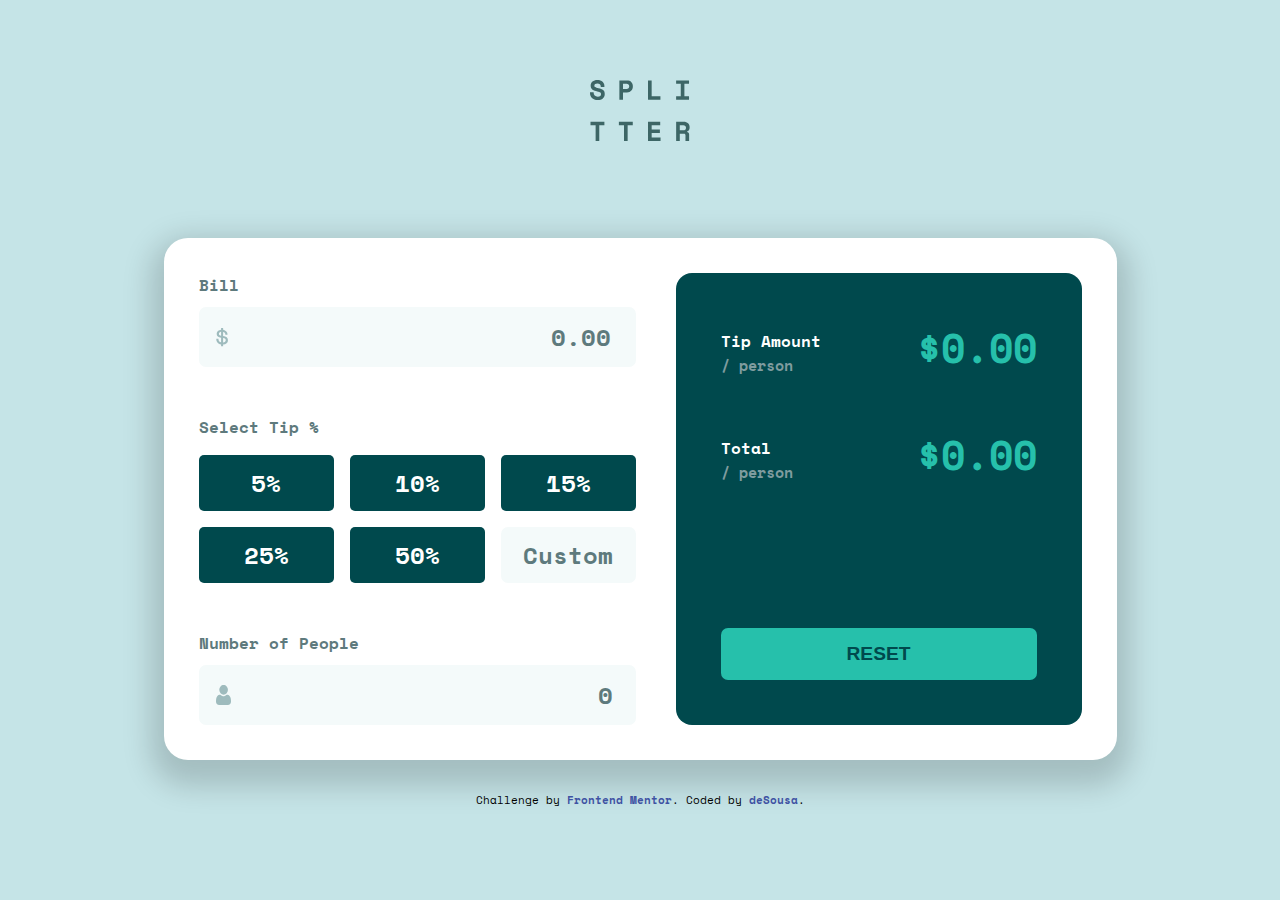
<file: Tip-Calculator-app/index.html>
<!DOCTYPE html>
<html lang="en">

<head>
    <meta charset="UTF-8">
    <meta http-equiv="X-UA-Compatible" content="IE=edge">
    <meta name="viewport" content="width=device-width, initial-scale=1.0">
    <title>Tip Calculator | FrontEnd Mentor</title>
    <link rel="stylesheet" href="style.css">
</head>

<body>
    <div class="container">
        <div class="logo">
            <img src="images/logo.svg" alt="">
        </div>
        <div class="wrapper">
            <div class="left-col">
                <label for="num">Bill</label><br>
                <div class="bill">
                    <img src="images/icon-dollar.svg" alt="">
                    <input type="number" id="bill-total" name="num" placeholder="0.00" maxlength="8" class="fs-input">
                </div>

                <label for="pecent">Select Tip %</label>
                <div class="tip-percent">
                    <input type="button" name="percent" value="5%" class="btn fs-input tip-p">
                    <input type="button" name="percent" value="10%" class="btn fs-input tip-p">
                    <input type="button" name="percent" value="15%" class="btn fs-input tip-p">
                    <input type="button" name="percent" value="25%" class="btn fs-input tip-p">
                    <input type="button" name="percent" value="50%" class="btn fs-input tip-p">
                    <div class="c-btn">
                        <input type="number" name="percent" placeholder="Custom" maxlength="2" id="custom"
                            class="fs-input">
                    </div>

                </div>
                <!--Tip--percent end-->
                <label for="number-people" id="num-ppl-label">Number of People</label>
                <p id="error-message">Can't be zero</p>
                <div class="num-people">
                    <img src="images/icon-person.svg" alt="">
                    <input type="number" name="number-people" placeholder="0" id="numPeople" class="fs-input" min='1'
                        maxlength='5' size="5" required>
                </div>
                <!--num-people End-->
            </div>
            <!--left-col end-->
            <div class="right-col">
                <div class="display-amount">
                    <div id="tip-amount" class="amount">
                        <p>Tip Amount <br> <span>/ person</span></p>
                        <div class="result" id="tip-result">$0.00</div>
                    </div>
                    <!--tip-amount End-->
                    <div id="ppl-amount" class="amount">
                        <p>Total <br> <span>/ person</span></p>
                        <div class="result" id="ppl-result">$0.00</div>

                    </div>
                    <!--ppl-amount end-->
                </div>

                <button type="button" id="reset">Reset</button>
            </div><!-- Right-col end-->
        </div>
        <div class="attribution">
            Challenge by <a href="https://www.frontendmentor.io?ref=challenge" target="_blank">Frontend Mentor</a>.
            Coded by <a href="#">deSousa</a>.
        </div>
        <!--wrapper end-->
    </div>
    <!--container End-->




    <script src="app.js"></script>
</body>

</html>
</file>
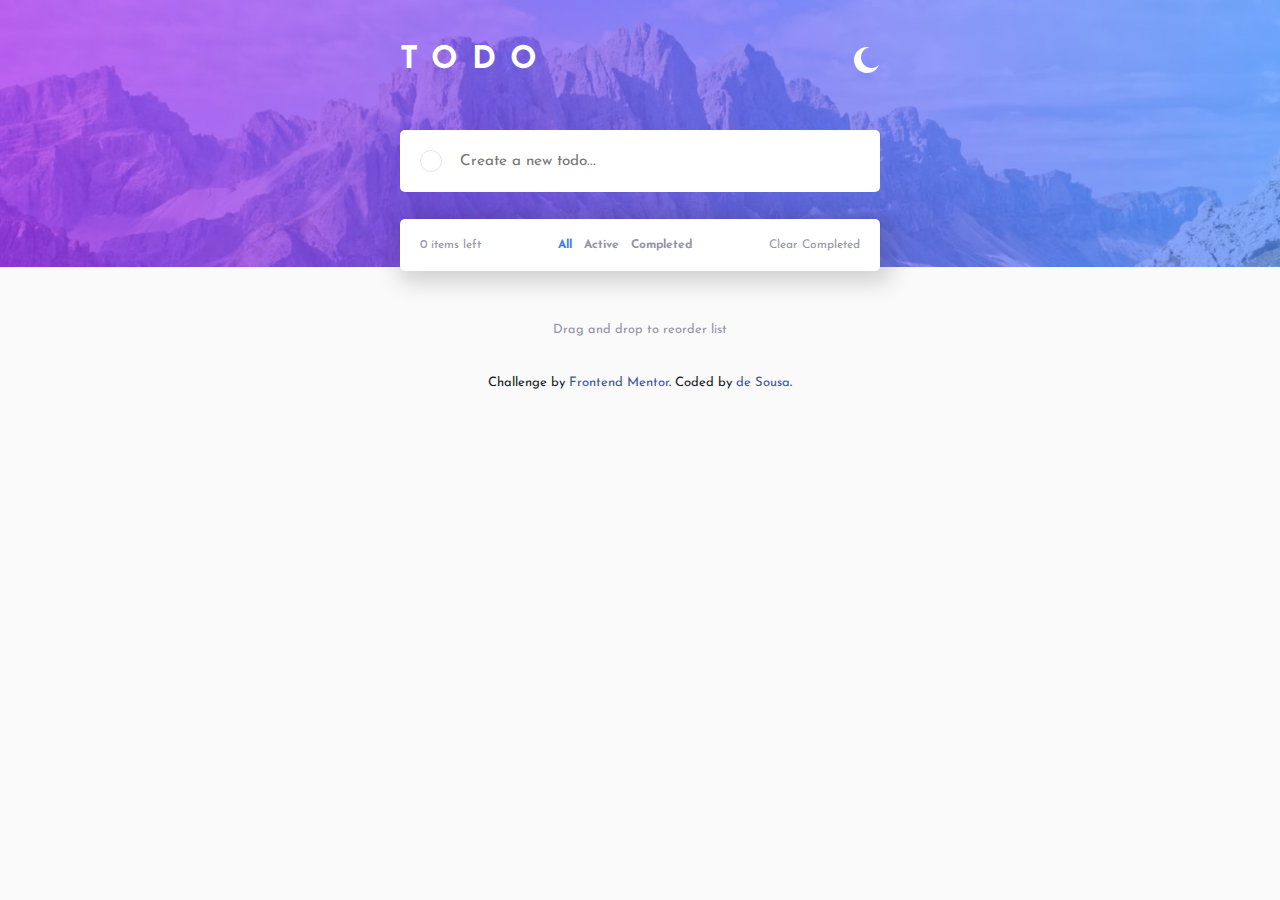
<file: Todo-App/index.html>
<!DOCTYPE html>
<html lang="en">

<head>
  <meta charset="UTF-8">
  <meta name="viewport" content="width=device-width, initial-scale=1.0">
  <!-- displays site properly based on user's device -->

  <link rel="icon" type="image/png" sizes="32x32" href="./images/favicon-32x32.png">

  <title>Frontend Mentor | Todo app</title>
  <link rel="stylesheet" href="style.css">
</head>

<body>
  <header>
    <picture>
      <source srcset="images/bg-mobile-light.jpg" id="light-bg-mb" media="(max-width:400px)">
      <img src="images/bg-desktop-light.jpg" id="light-bg" alt="mountains">
    </picture>
    <picture>
      <source srcset="images/bg-mobile-dark.jpg" id="dark-bg-mb" media="(max-width:400px)">
      <img src="images/bg-desktop-dark.jpg" id="dark-bg" alt="">
    </picture>


  </header>

  <main>
    <div class="container">
      <div class="title">
        <p>TODO</p>
        <img src="images/icon-moon.svg" alt="moon turn dark mode on" id="dark-switch">
        <img src="images/icon-sun.svg" alt="sun turn light mode on" id="light-switch">
      </div>

      <div class="todo-input" id="todo-input">
        <input type="checkbox" id="add-input" onclick="addListItem()">
        <input type="text" maxlength="40" id="input-value" placeholder="Create a new todo...">
      </div>
      <p id="error">Invalid input</p>
      <div class="list" id="list">
        <ul id="todo-list" class="draggable-list">
        </ul>

        <footer>
          <p class="items-left"><span id="items-count">0</span> items left</p>

          <div class="nav" id="nav">
            <a href="#" onclick="showAll()" class="selected">All</a>
            <a href="#" onclick="showActive()">Active</a>
            <a href="#" onclick="showComplete()">Completed</a>
          </div>

          <p class="clear" onclick="clearCompleted()">Clear Completed</p>
        </footer>
      </div>
      <div class="footer-nav-mobile" id="mobile-footer-nav">
        <a href="#" onclick="showAll()" class="selected">All</a>
        <a href="#" onclick="showActive()">Active</a>
        <a href="#" onclick="showComplete()">Completed</a>
      </div>
    </div>

    <p class="description">Drag and drop to reorder list</p>
  </main>

  <div class="attribution">
    Challenge by <a href="https://www.frontendmentor.io?ref=challenge" target="_blank">Frontend Mentor</a>.
    Coded by <a href="#">de Sousa</a>.
  </div>

  <script src="app.js"></script>
</body>

</html>
</file>
<file: Blogr-Landing-Page/style.css>
@import url('https://fonts.googleapis.com/css2?family=Overpass:wght@300;500;600&family=Ubuntu:wght@400;700&display=swap');

:root {

    /*
    Primary

- Light red (CTA text): hsl(356, 100%, 66%)
- Very light red (CTA hover background): hsl(355, 100%, 74%)
- Very dark blue (headings): hsl(208, 49%, 24%)

### Neutral

- White (text): hsl(0, 0%, 100%)
- Grayish blue (footer text): hsl(240, 2%, 79%)
- Very dark grayish blue (body copy): hsl(207, 13%, 34%)
- Very dark black blue (footer background): hsl(240, 10%, 16%)

### Gradient

Background gradient - Intro/CTA mobile nav:

- Very light red: hsl(13, 100%, 72%)
- Light red: hsl(353, 100%, 62%)

Background gradient - body:

- Very dark gray blue: hsl(237, 17%, 21%)
- Very dark desaturated blue: hsl(237, 23%, 32%)

- Family: [Overpass](https://fonts.google.com/specimen/Overpass?preview.text_type=custom)
- Weights: 300, 600

- Family: [Ubuntu](https://fonts.google.com/specimen/Ubuntu?preview.text_type=custom)
- Weights: 400, 500, 700
    */
}


* {
    margin: 0;
    padding: 0;
    box-sizing: border-box;
}

html,
body {
    height: 100%;
}

body {
    font-size: 1rem;
    font-family: 'Overpass', sans-serif;
    line-height: 1;

    width: 100%;
    max-width: 1440px;
    margin-inline: auto;
    overflow-x: hidden;
}

img,
picture,
video,
canvas,
svg {
    display: block;
    max-width: 100%;
}

input,
button,
textarea,
select {
    font: inherit;
}

ul li {
    list-style: none;
}

a {
    text-decoration: none;
}

p {
    font-size: .75rem;
    line-height: 1.5;
}



header {
    margin-bottom: 0;
    overflow: hidden;
    max-width: 100%;

}

.container {
    display: block;
    max-width: 90%;
    margin: 0 auto;
}

.navbar {
    display: flex;
    align-items: center;
    gap: 3rem;
    margin-top: 3rem;
    color: hsl(0, 0%, 100%);
    position: relative;
    z-index: 99;
    padding-inline: 90px;
}

.navbar>.hamb {
    display: none;
    max-width: 40px;
    width: 27px;
    height: 27px;
    background-image: url(images/icon-hamburger.svg);
    background-repeat: no-repeat;
    background-size: cover;
    background-position: center;
}

.nav-items {
    display: flex;
    justify-content: space-between;
    align-items: center;
    width: 100%;
    margin-left: 1rem;
}

.nav-items ul {
    display: flex;
    align-items: flex-end;
    font-size: .80rem;
    font-weight: 600;
    gap: 1.5rem;
}




.nav li {
    display: flex;
    align-items: center;
    gap: 0.3rem;
    cursor: pointer;

}


.nav li img {
    position: relative;
    top: -1px;
}

.nav-items .login a {
    color: rgba(255, 255, 255, 0.905);
    font-weight: 600;
}

.dropbtn:hover {
    text-decoration: underline;
    text-shadow: 0 0 1px white;
}


.drop-content {
    display: none;
    position: absolute;
    top: 40px;
    background-color: #f9f9f9;
    border-radius: .25rem;
    min-width: 160px;
    box-shadow: 0px 8px 16px 0px rgba(0, 0, 0, 0.2);
    z-index: 1;
    font-weight: 400;
}

#drop-content {
    left: 234px;
}

#drop-content-company {
    left: 327px;
}

#drop-content-connect {
    left: 426px;
}

.drop-content a {
    float: none;
    color: black;
    padding: 12px 16px;
    text-decoration: none;
    display: block;
    text-align: left;
}

.drop-content a:hover {
    font-weight: 600;
}

.drop-arrow,
.drop-arrow-company,
.drop-arrow-connect {
    background: url('images/icon-arrow-light.svg');
    background-repeat: no-repeat;
    width: 10px;
    height: 10px;
}

.up-arrow {
    transform: rotate(180deg);
    position: relative;
    top: -4px;
}



.log {
    font-weight: 400;
}

.login {
    margin-right: 15px;
}

.log li a:not([class]):hover {
    text-decoration: underline;
    font-weight: 500;
}

.btn {
    padding: 10px 35px;
    background: hsla(0, 0%, 100%);
    border-radius: 50px;
    color: hsl(356, 100%, 66%);
    font-weight: 600 !important;
}

.btn:hover {
    background: hsla(0, 0%, 100%, 0.261);
    border-radius: 50px;

    font-weight: 500;
    color: #f9f9f9 !important;
}



.overlay {
    position: relative;
    overflow: hidden;
    top: -90px;
    max-width: 1440px;
    isolation: isolate;
    background: linear-gradient(0.35turn, hsl(13, 100%, 72%)50%, hsl(353, 100%, 62%));
    padding: 220px 0 160px 0;
    border-bottom-left-radius: 5rem;
    color: rgba(255, 255, 255, 0.905);
    text-align: center;
}

.overlay::after {
    content: '';
    position: absolute;
    inset: 0;
    z-index: -1;

    background-image: url('images/bg-pattern-intro-desktop.svg');
    background-size: 227%;
    background-repeat: no-repeat;
    background-position: 25% 51%;

    padding: 269px 0;
    opacity: .4;

    background-blend-mode: color-dodge;
}

.overlay h1 {
    font-size: 3.25rem;
    margin-bottom: 1rem;
}

.overlay p {
    font-size: 1rem;
    font-weight: 400;
    letter-spacing: .1ch;
}


.header-buttons {
    margin-top: 2rem;
}

.header-buttons a {
    font-size: .85rem;
}

.header-btn-dark {
    padding: 10px 15px;
    background: hsla(0, 0%, 100%);
    border-radius: 50px;
    color: hsl(356, 100%, 66%);
    font-weight: 600 !important;
    margin-right: 10px;
}

.header-btn-dark:hover {
    background: hsla(0, 0%, 100%, 0.261);
    color: hsla(0, 0%, 100%);
}

.header-btn-light {
    color: hsla(0, 0%, 100%);
    padding: 10px 15px;
    border: 1px solid #fff;
    border-radius: 50px;
    font-weight: bolder !important;
}


.header-btn-light:hover {
    color: hsl(356, 100%, 66%);
    background: hsla(0, 0%, 100%);
}

/** Main **/
.designed-future {
    position: relative;
    padding-top: 2.5rem;
    max-width: 100%;
    overflow: hidden;
    padding-bottom: 24px;
    padding-top: 90px;
    margin-top: -20px;
}

.section-title {
    text-align: center;
    font-size: 2rem;
    color: hsl(208, 49%, 24%);
}

.main-content {
    position: relative;
    inset: 0;
    padding-bottom: 70px;
}

.left {
    margin-top: 5rem;
    max-width: 50%;
    padding-left: 80px;
}

.left h4,
.tools-right h4 {
    font-size: 1.5rem;
    margin-bottom: 1.55rem;
    color: hsl(208, 49%, 24%);
}

.left p,
.tools-right p {
    font-size: .9rem;
    margin-bottom: 3.5rem;
    color: hsl(207deg 13% 34% / 78%);
    font-weight: 500;
    letter-spacing: .03ch;
    line-height: 1.7;
    padding-right: 20px;
}

.right {

    position: absolute;
    top: -213px;
    right: -295px;
    background-image: url('images/illustration-editor-desktop.svg');
    background-repeat: no-repeat;
    background-size: contain;

    padding: 412px;
    z-index: 999;
}



/** Banner **/

.banner {
    position: relative;
    padding: 110px 0 290px 0;
    background: linear-gradient(0.45turn, hsl(237, 17%, 21%), hsl(237, 23%, 32%)85%);
    border-bottom-left-radius: 5rem;
    border-top-right-radius: 5rem;


    margin-top: 45px;
    margin-bottom: 4rem;
}

.banner::after {
    content: '';
    position: absolute;
    inset: 0;

    background-image: url('images/bg-pattern-circles.svg');
    background-size: 68%;
    background-repeat: no-repeat;
    background-position: -205px 80%;
}

.banner-left {
    position: absolute;
    inset: 0;
    top: -89px;
    left: 30px;
    width: 50%;
    background-image: url(images/illustration-phones.svg);
    background-repeat: no-repeat;
    background-size: 76%;
    background-position: center;
    padding-top: 420px;
    padding-bottom: 200px;
    z-index: 2;
}

.banner-right {
    width: 50%;
    color: rgba(255, 255, 255, 0.905);
    float: right;
}

.banner-right h4 {
    position: relative;
    z-index: 4;
    font-size: 2.2rem;
    font-weight: 500;
    margin-bottom: 1.5rem;
    color: rgba(255, 255, 255, 0.905);
}

.banner-right p {
    color: rgba(255, 255, 255, 0.665);
    line-height: 1.8;
    font-size: .975rem;
    font-weight: 400;
    padding-right: 65px;
}


/** Tools **/
.tools {
    position: relative;
    overflow: hidden;
    padding-top: 240px;
    padding-bottom: 230px;


}

.tools-left {
    width: 65%;
    position: absolute;
    top: 55px;
    left: -265px;

    background-image: url('images/illustration-laptop-desktop.svg');
    background-repeat: no-repeat;
    background-size: 100%;

    padding-top: 355px;
    padding-bottom: 405px;

}

.tools-right {
    position: relative;
    width: 50%;
    float: right;
    margin-top: -10px;
}

.tools-right p {
    padding-right: 90px;
}



/** Footer **/
footer {
    background: hsl(240, 10%, 16%);
    color: hsl(240, 2%, 79%);


    padding-top: 70px;
    border-top-right-radius: 5rem;
}


.footer-container {
    display: flex;
    justify-content: space-around;
    padding-right: 160px;
}


.footer-container img {
    width: 90%;
    height: auto;
}

.footer-container ul {
    margin-top: 1.3rem;

}

.footer-container li a {
    color: hsla(240, 3%, 79%, 0.794);
    font-size: .72rem;
    line-height: 2;
}

.footer-container li a:hover {
    text-decoration: underline;
}

@media(max-width:375px) {
    body {
        display: block;
    }

    header {
        overflow: visible;
    }

    main {
        position: relative;
        z-index: 1;
    }

    .navbar>.hamb {
        display: block;
    }

    .container {
        max-width: 85%;
    }

    .navbar {
        position: relative;
        justify-content: space-between;
        width: 100%;

        margin-top: 40px;
        padding-inline: 0;
    }

    .nav-items {
        display: none;
        position: absolute;

        top: 75px;
        text-align: center;
        color: hsl(208, 49%, 24%);

        margin-left: 0;
        padding-left: 0;
        background: white;
        box-shadow: 0px 8px 36px 0px rgba(0, 0, 0, 0.2);

        border-radius: 5px;
        overflow: hidden;
    }

    #nav-item:hover,
    #nav-item-company:hover,
    #nav-item-connect:hover {
        text-decoration: none;
    }

    .nav li {
        display: block;
        margin-bottom: 2rem;
        font-weight: 800;
        font-size: 1rem;
    }

    .drop-content {
        position: inherit;
        max-width: 90%;
        margin: auto;
        background: hsla(240, 3%, 79%, 0.494);
        box-shadow: none;
        padding-block: 15px;
        margin-top: -20px;
        margin-bottom: 20px;
        font-size: .9rem;
        font-weight: 600;
        opacity: .7;
    }

    .drop-arrow {
        width: 10px;
        height: 10px;

        display: inline-block;
        position: relative;
        top: 1px;

        background: url('images/icon-arrow-dark.svg');
        background-repeat: no-repeat;
    }

    .up-arrow {
        transform: rotate(180deg);
        position: relative;
        top: -1px;
    }

    .drop-content a {
        text-align: center;
    }


    .nav-items ul {
        display: block;
        max-width: 100%;

        border-top: 1px solid hsla(240, 3%, 79%, 0.594);
        padding-top: 40px;
        padding-bottom: 5px;
        margin-inline: 0 auto;
    }

    ul.log {
        width: 90%;
        margin-inline: auto;
        padding-right: 0;
        text-align: center;
        padding-bottom: 40px;
    }

    li.login {
        margin-bottom: 30px;
        margin-right: 0;
        font-size: 1rem;
    }


    .nav-items .log .login a {
        color: hsl(208, 49%, 24%);
    }

    ul .btn {
        background: linear-gradient(0.35turn, hsl(13, 100%, 72%)50%, hsl(353, 100%, 62%));

    }

    .overlay {
        top: -100px;
    }

    .overlay::after {
        background-image: url(images/bg-pattern-intro-mobile.svg);
        background-size: 360%;
        background-position: 35% 32%;

        opacity: .7;

    }

    .overlay h1 {
        font-size: 2rem;
        line-height: 1.2;
        font-weight: 400;
    }

    .overlay p {
        font-weight: 100;
        margin-bottom: 3rem;
    }

    /** header end **/
    /** Main Starts **/
    .designed-future {
        margin-top: -80px;
    }

    .designed-future h2 {
        font-size: 1.5rem;
        font-weight: bolder;
        padding-bottom: 50px;
    }

    .main-content {
        display: flex;
        flex-direction: column-reverse;

    }


    .left {
        display: block;
        max-width: 100%;
        padding: 0;
        text-align: center;
        margin-top: 40px;
    }

    .left h4 {
        font-size: 1.65rem;
    }

    .left p {
        padding-right: 0;
        font-size: .9rem;
    }

    .right {
        display: block;
        width: 100%;
        background-image: url('images/illustration-editor-mobile.svg');
        background-size: cover;
        background-position: center;
        background-repeat: no-repeat;
        position: relative;
        inset: 0;
        padding: 160px;
        margin-inline: 0 auto;

    }

    /** Banner  Starts**/
    .banner {
        padding: 0;
        margin-top: 100px;
    }

    .banner::after {
        content: '';
        background: none;


    }

    .banner-inner {
        margin: 0;
        padding-top: 200px;
        padding-bottom: 120px;
        overflow: hidden;
        border-top-right-radius: 5rem;
    }

    .banner-inner::after {
        content: '';
        position: relative;
        top: -205px;

        padding: 290px;
        background-image: url('images/bg-pattern-circles.svg');
        background-size: cover;
        background-repeat: no-repeat;
        background-position: -112px -259px;
    }

    .banner-right {
        width: 100%;
        float: none;
        text-align: center;
    }

    .banner-right p {
        padding: 0;
        font-size: .95rem;
        font-weight: 100;
    }

    .banner-left {
        inset: 0;
        width: 100%;
        height: auto;
        padding: 0;
        top: -610px;

        background-position: center;
        background-size: 100%;
    }

    /** Banner End **/
    /** Tools Start **/
    .tools {
        display: flex;
        padding-bottom: 30px;
    }

    .tools-left {
        max-width: 100%;
        width: 100%;
        max-height: 360px;
        inset: 0;
        padding: 0;
        background-image: url('images/illustration-laptop-mobile.svg');
        background-repeat: no-repeat;
        background-size: cover;
        background-position: center;
    }

    .tools-right {
        width: 100%;
        text-align: center;
        padding-top: 170px;
    }



    .tools-right p {
        padding-right: 0;
    }

    /** Tools End **/
    /** Footer **/
    .footer-container {
        display: block;
        text-align: center;
        padding-right: 0;
    }

    .logo-footer {
        width: 40%;
        margin-inline: auto;
    }

    .footer-col {
        margin-top: 4em;
    }

    .footer-col p,
    .footer-col ul li a {
        font-size: 1rem;
    }
}

/** media end*/

/** utility js classes **/
.active {
    display: block;
}

.light-font {
    opacity: .9;
}

.inactive {
    display: none;
}

/* ATRIBUTION*/
.attribution {
    margin-top: 3rem;
    font-size: 11px;
    text-align: center;
    color: (240, 3%, 79%, 0.618);
}

.attribution a {
    color: hsl(228, 45%, 44%);
}
</file>
<file: Bookmark-Landing-Page/style.css>
/*

###Primary
- Soft Blue: hsl(231, 69%, 60%)
- Soft Red: hsl(0, 94%, 66%)

### Neutral
- Grayish Blue: hsl(229, 8%, 60%)
- Very Dark Blue: hsl(229, 31%, 21%)

- Family: [Rubik](https://fonts.google.com/specimen/Rubik)
- Weights: 400, 500



*/
@import url('https://fonts.googleapis.com/css2?family=Rubik:wght@400;500&display=swap');


:root {
    --clr-soft-blue: hsl(231, 69%, 60%);
    --clr-soft-red: hsl(0, 94%, 66%);

    --clr-primary: hsl(229, 31%, 21%);
    --clr-secondary: hsl(229, 8%, 60%);

    --clr-border: hsla(229, 8%, 60%, 0.391);
}

/* RESET */
*,
*::before,
*::after {
    box-sizing: border-box;
}

img,
picture,
svg,
video {
    display: block;
    max-width: 100%;
}

* {
    margin: 0;
    padding: 0;
    font: inherit;
}

body {
    min-height: 100vh;
    font-family: 'Rubik', sans-serif;
    max-width: 1440px;
    margin: 0 auto;
    overflow-x: hidden;
    border: 1px solid yellowgreen;
}


html {
    color-scheme: dark light;
}

ol,
ul {
    list-style: none;
}


a {
    text-decoration: none;
    color: inherit;
}

/* Reset End */


.container {
    max-width: 90%;
    margin: 0 auto;
}

.pd-left {
    padding-left: 5em;
}


.section-title {
    font-size: 1.85rem;
    font-weight: 500;
    text-align: center;
    color: var(--clr-primary);
    margin-bottom: .85em;
}

.section-subtitle {
    text-align: center;
    color: var(--clr-secondary);
    max-width: 42%;
    margin: 0 auto;
    line-height: 1.5;
}


.red-btn {
    color: white;
    background: var(--clr-soft-red);
    padding: 10px 30px;
    border-radius: 5px;
    border: 2px solid transparent;
    cursor: pointer;
}

.red-btn:hover {
    color: var(--clr-soft-red);
    border: 2px solid var(--clr-soft-red);
    background: white;
}


.bd-b {
    border-bottom: 1px solid var(--clr-border);
}

/* Header */
.navbar {
    display: flex;
    justify-content: space-between;
    align-items: center;
    margin-top: 3em;
}

.navbar ul {
    display: flex;
    gap: 2.2em;
    text-transform: uppercase;
    margin-right: 4em;
}

.navbar ul li a {
    font-size: .7rem;
    font-weight: 500;
    letter-spacing: .2ch;
    cursor: pointer;
}

.navbar ul li a:hover {
    color: var(--clr-soft-red);
}

.navbar ul li a.red-btn {
    -webkit-box-shadow: 0px 4px 10px 1px rgba(83, 104, 223, 0.26);
    box-shadow: 0px 4px 10px 1px rgba(83, 104, 223, 0.26);
}

.hero {
    position: relative;
    display: flex;
    margin-top: 6em;
    justify-content: space-between;
    align-items: center;
}

.hero .left {
    max-width: 40%;
}

.hero-btn {
    margin-top: 2em;
}

.hero-btn .chrome-btn {
    padding: 13px 20px;
    border: 2px solid transparent;
    color: white;
    font-size: .8rem;
    font-weight: 500;
    background: var(--clr-soft-blue);
    border-radius: 5px;
    -webkit-box-shadow: 0px 4px 10px 1px rgba(83, 104, 223, 0.26);
    box-shadow: 0px 4px 10px 1px rgba(83, 104, 223, 0.26);
}

.hero-btn .chrome-btn:hover,
.more-info:hover {
    color: var(--clr-soft-blue);
    background: white;
    border: 2px solid var(--clr-soft-blue);

}

.hero-btn .firefox-btn {
    padding: 13px 20px;
    border: 2px solid transparent;
    color: var(--clr-primary);
    background: hsla(229, 8%, 60%, 0.127);
    font-size: .8rem;
    font-weight: 500;
    border-radius: 5px;
    margin-left: 1em;
    -webkit-box-shadow: 0px 4px 10px 1px rgba(83, 104, 223, 0.26);
    box-shadow: 0px 4px 10px 1px rgba(83, 104, 223, 0.26);
}

.hero-btn .firefox-btn:hover {
    color: var(--clr-primary);
    background: white;
    border: 2px solid var(--clr-primary);
}

.hero img {
    position: relative;
    z-index: 99;
    left: 30px;
}

.shape-right {
    width: 500px;
    height: 340px;
    background: var(--clr-soft-blue);
    border-radius: 0 0 0 150px;

    position: absolute;
    right: -71px;
    bottom: -20px;

}


h1 {
    font-size: 2.7rem;
    font-weight: 500;
    color: var(--clr-primary);
}

.hero .left p {
    color: var(--clr-secondary);
    font-size: 1rem;
    margin-top: 1.5em;
    line-height: 1.5;
}

/* Features */
#features {
    margin-block: 6em;

}

.tabs {
    display: flex;
    justify-content: center;
    align-items: center;
    color: var(--clr-primary);

    margin-top: 3em;
    margin-bottom: 4em;
}

#bookmarking,
#searching,
#sharing {
    font-size: .95rem;
    font-weight: 500;
    opacity: .7;
    padding: 30px 60px;
    border-bottom: 1px solid var(--clr-border);
}

#bookmarking:hover,
#searching:hover,
#sharing:hover {
    cursor: pointer;
    color: var(--clr-soft-red);
}

#bookmarking.active,
#searching.active,
#sharing.active {
    opacity: 1;
    padding-block: 28px;
    border-bottom: 4px solid var(--clr-soft-red);
}


.tab {
    display: flex;
    align-items: center;
    justify-content: space-between;
}

.tab-left {
    position: relative;
}

#bookmark {
    background-image: url('images/illustration-features-tab-1.svg');
    width: 50%;
    background-size: contain;
    background-repeat: no-repeat;
    background-position: right;
    margin-bottom: 8em;

}

.shape-left {
    width: 655px;
    height: 340px;
    background: var(--clr-soft-blue);
    border-radius: 0 0 150px 0;

    position: absolute;
    right: 65px;
    bottom: -75px;
    z-index: -1;
}

#search {
    background-image: url('images/illustration-features-tab-2.svg');
    background-size: contain;
    background-repeat: no-repeat;
    background-position: right;
    width: 50%;
    margin-bottom: 4.1em;
    margin-left: 2.15em;
}



#search .shape-left {
    height: 340px;
    border-radius: 0 300px 150px 0;
    right: 103px;
    bottom: -5px;
}

#share {
    background-image: url('images/illustration-features-tab-3.svg');
    background-size: contain;
    background-repeat: no-repeat;
    background-position: right;
    width: 50%;
    margin-bottom: 6em;
}

#share .shape-left {
    bottom: -41px;
    border-radius: 0 300px 150px 0;
}


.tab-right {
    max-width: 38%;
}

.left img {
    width: 100%;
}

.tab-right .section-title {
    text-align: left;
}


#bookmark-tab .tab-right .section-title,
#search-tab .tab-right .section-title {
    padding-top: 1em;
}

#share-tab .tab-right .section-title {
    padding-top: 1em;
}


.tab-right .section-subtitle {
    max-width: 100%;
    text-align: left;
    padding-right: 50px;
    margin-bottom: 1.5em;
}

.more-info {
    color: white;
    background-color: var(--clr-soft-blue);
    padding: 10px 20px;
    border: 2px solid transparent;
    border-radius: 5px;
    margin-bottom: 7em;
    -webkit-box-shadow: 0px 4px 10px 1px rgba(83, 104, 223, 0.26);
    box-shadow: 0px 4px 10px 1px rgba(83, 104, 223, 0.26);
    cursor: pointer;
}

#search-tab,
#share-tab {
    display: none;
}

/** Download section **/
.cards {
    display: flex;
    justify-content: center;
    gap: 1.8em;
    margin-top: 3em;
    margin-bottom: 6em;
}



.card {
    max-width: 21%;
    text-align: center;
    border: transparent;
    border-radius: 15px;
    padding-top: 45px;
    padding-bottom: 25px;
    -webkit-box-shadow: 5px 16px 15px 2px rgba(0, 0, 0, 0.07);
    box-shadow: 5px 16px 15px 2px rgba(0, 0, 0, 0.07);
}

.card img {
    margin: 0 auto;
}

.card-title {
    font-weight: 500;
    margin-top: 1.5em;
}

.card-subtitle {
    color: var(--clr-secondary);
    opacity: .8;
    font-size: .75rem;
    margin-top: .65em;
    margin-bottom: 1.5em;
}

.card-button {
    color: white;
    background: var(--clr-soft-blue);
    padding: 12px 40px;
    font-size: .7rem;
    font-weight: 500;
    border: 2px solid transparent;
    border-radius: 5px;
    margin-top: 1.5em;
    -webkit-box-shadow: 0px 4px 10px 1px rgba(83, 104, 223, 0.26);
    box-shadow: 0px 4px 10px 1px rgba(83, 104, 223, 0.26);
    cursor: pointer;
}

.card-button:hover {
    color: var(--clr-soft-blue);
    border: 2px solid var(--clr-soft-blue);
    background: white;
}

.card:nth-of-type(1) {
    align-self: flex-start;
}

.card:nth-of-type(2) {
    margin-top: 1.5em;
    align-self: baseline;
}

.card:nth-of-type(3) {
    margin-top: 3em;
}


/** Q&A Section **/
#questions .section-subtitle {
    margin-bottom: 4em;
}

.questions {
    max-width: 42%;
    margin: 0 auto;
    color: var(--clr-primary);
}

#questions .more-info {
    margin-top: 2.5em;
    display: block;
    margin-inline: auto;
}

.question {
    display: flex;
    justify-content: space-between;
    align-items: center;
    padding-right: 1.5rem;
    padding-block: 1em;
    border-top: 1px solid var(--clr-border);
    cursor: pointer;
}

#arrow-up {
    fill: none;
    stroke-width: 3;
    stroke: #5267DF;

}

#arrow-up.close {
    transform: rotate(180deg);
    stroke: var(--clr-soft-red);
}

.question p {
    font-weight: 500;

}

.answer {
    color: var(--clr-secondary);
    margin-top: 1em;
    margin-bottom: 2em;
    line-height: 2;
    font-size: .915rem;
}

.answer.closed {
    display: none;
}


#answer-four {
    padding-bottom: 2rem;
    border-bottom: 1px solid var(--clr-border);
}


/* Call to Action */
#call-to-action {
    background: var(--clr-soft-blue);
    color: white;
    text-align: center;
    padding-block: 4em;
}

#call-to-action .container {
    width: 35%;
}

.info {
    text-transform: uppercase;
    font-size: .65rem;
    letter-spacing: .5ch;
    transform: scaleX(1.2);
}


#call-to-action h2 {
    font-size: 1.75rem;
    font-weight: 500;
    margin-block: 1.3em;
}

#call-to-action form {
    display: flex;
    justify-content: center;
    align-items: center;
    gap: 1em;
    margin: auto;
}

#email {
    position: relative;
    border-radius: 5px;
    width: 65%;
}

.email-form {
    display: flex;
    align-items: center;
}

form .red-btn {
    padding: 12px 30px;
}

.email-form i {
    position: absolute;
    z-index: 999;
    right: 15px;
}

#error-icon,
#error {
    display: none;
}


input[type="email"] {
    position: inherit;
    z-index: 1;
    font-size: 0.85rem;
    padding: 12px 15px;
    border-radius: 5px;
    border: 2px solid transparent;
    width: 100%;
    outline: none;
}

input[type="email"]::placeholder {
    font-size: .85rem;
    color: var(--clr-secondary);
    opacity: .6;
}

input[type="email"].invalid {
    border: 2px solid var(--clr-soft-red);
}


#error {
    position: absolute;
    z-index: 0;
    font-size: .6rem;
    font-style: italic;
    letter-spacing: 0.1ch;
    background: var(--clr-soft-red);
    width: 100%;
    padding: 7px 0;
    transform: translateY(-3px);
    padding-left: 10px;
    text-align: left;
    border-radius: 0 0 5px 5px;
}

form .red-btn {
    font-size: .85rem;
}

/* Footer */
footer {
    background: var(--clr-primary);
}

footer .container {
    display: flex;
    justify-content: space-between;
    align-items: center;
    padding: 2em 5em;
    font-size: .85rem;
}

.footer-left {
    display: flex;
    align-items: center;
    gap: 4em;
}

.footer-left ul {
    display: flex;
    gap: 3em;
}

.footer-left ul li {
    text-transform: uppercase;
    letter-spacing: 0.2ch;
    font-size: 0.7rem;
    color: rgba(255, 255, 255, 0.741);
    cursor: pointer;
}

.footer-left ul li:hover {
    color: var(--clr-soft-red);
}

.footer-right {
    display: flex;
    gap: 2em;
    align-items: center;
}

.footer-right #facebook,
.footer-right #twitter {
    cursor: pointer;
}

.footer-right #facebook:hover path,
.footer-right #twitter:hover path {
    fill: var(--clr-soft-red);
}

/* Attribution */
.attribution {
    font-size: 11px;
    text-align: center;
}

.attribution a {
    color: hsl(228, 45%, 44%);
}


.navbar #mobile-humburger {
    display: none;
}


#mobile-menu {
    display: none;
}

/* mobile */
@media (max-width: 375px) {
    .container {
        max-width: 85%;
        overflow-x: visible;
    }

    .pd-left {
        padding-left: 0;
    }

    #mobile-menu {
        display: none;
        position: absolute;
        z-index: 999;
        inset: 0;
        background: hsla(229, 31%, 21%, 0.942);
        text-align: center;
    }

    .logo-menu {
        display: flex;
        align-items: center;
        justify-content: space-between;
        margin-top: 2em;
    }

    .menu-navigation {
        color: white;
        font-size: 1.3rem;
        letter-spacing: 0.1ch;
        margin-top: 2em;
    }

    .menu-navigation li {
        padding-block: 1em;
        border-top: 1px solid var(--clr-border);
    }

    .menu-navigation .li-btn a {
        display: block;
        border: 2px solid white;
        width: 100%;
        padding-block: 10px;
        border-radius: 5px;
    }

    #mobile-menu .footer-right {
        margin-top: 1em;
    }

    .section-title {
        font-size: 1.35rem;
        font-weight: 500;
    }

    .section-subtitle {
        font-size: .89rem;
    }

    .section-subtitle,
    #call-to-action h2,
    .questions {
        max-width: 100%;
    }

    #desktop-nav {
        display: none;
    }

    .tabs,
    .tab,
    .navbar #mobile-humburger,
    .cards,
    #call-to-action form,
    .footer-left,
    .footer-left ul {
        display: block;
    }

    .hero {
        display: flex;
        flex-direction: column;
        margin-top: 5em;
    }

    .hero .left {
        max-width: 100%;
        order: 2;
    }

    .hero .right {
        position: relative;
        width: 115%;
        margin-bottom: 3em;
    }

    .hero .shape-right {
        width: 335px;
        height: 205px;
        right: -3px;
        bottom: -5px;
    }


    .hero .left p {
        font-size: .95rem;
    }

    .hero-btn {
        display: flex;
        align-items: center;
        justify-content: center;
    }

    .hero-btn .chrome-btn,
    .hero-btn .firefox-btn {
        padding: 13px 18px;
        font-size: .79rem;
    }

    header {
        text-align: center;
    }

    .navbar {
        margin-top: 2em;
    }

    h1 {
        font-size: 1.9rem;
        font-weight: 500;
    }

    .hero img {
        left: 0;
    }

    #call-to-action h2 {
        font-size: 1.3rem;
        margin-block: 1em;
    }

    .tabs {
        text-align: center;
    }

    .container .tab .shape-left {
        width: 100vw;
    }

    .tab-right {
        max-width: 100%;
        text-align: center;
    }

    .tab-right .more-info {
        display: none;
    }

    .tab-right .section-title,
    .tab-right .section-subtitle {
        text-align: center;
        padding-right: 0;
    }

    #bookmark,
    #search,
    #share {
        width: 100%;
        margin-bottom: 4em;
        background-position: left;
    }

    #bookmark .shape-left {
        height: 210px;
        bottom: -40px;
        right: 8px;
    }

    #search {
        margin-left: 0;
    }

    #search .shape-left {
        height: 240px;
        right: 70px;
        border-radius: 0 300px 220px 0;
        bottom: -20px;
    }

    #share .shape-left {
        height: 250px;
        right: 40px;
        border-radius: 0 300px 220px 0;
        bottom: -35px;
    }


    .card {
        max-width: 85%;
        margin: auto;
    }

    .card:nth-of-type(2),
    .card:nth-of-type(3) {
        margin-top: 2em;
    }

    #call-to-action .container {
        width: 100%;
    }

    .info {
        font-size: 0.6rem;
    }

    #email {
        margin-top: 2em;
        width: 100%;
    }

    form .red-btn {
        margin-top: 2.5em;
        width: 100%;
    }

    footer .container {
        display: block;
        padding: 2em 0;
        text-align: center;
    }

    .footer-left img {
        margin-inline: auto;
        margin-bottom: 2em;

    }

    .footer-left ul li {
        margin-bottom: 2em;
    }

    .footer-right {
        justify-content: center;
    }

}
</file>
<file: Fylo-dark -theme-landing-page/style.css>
/* 
The designs were created to the following widths:

- Mobile: 375px
- Desktop: 1440px 


- Dark Blue (intro and email sign up background): hsl(217, 28%, 15%)
- Dark Blue (main background): hsl(218, 28%, 13%)
- Dark Blue (footer background): hsl(216, 53%, 9%)
- Dark Blue (testimonials background): hsl(219, 30%, 18%)

### Accent

- Cyan (inside call-to-action gradient): hsl(176, 68%, 64%)
- Blue (inside call-to-action gradient): hsl(198, 60%, 50%)
- Light Red (error): hsl(0, 100%, 63%)

### Neutral

- White: hsl(0, 0%, 100%)

### Body Copy

- Font size: 14px

### Headings, Call-to-actions, Header Navigation

- Family: [Raleway](https://fonts.google.com/specimen/Raleway)
- Weights: 400, 700

*/
@import url('https://fonts.googleapis.com/css2?family=Raleway:wght@400;700&display=swap');

:root {
    --body-bg: hsl(218, 28%, 13%);
    --header-bg: hsl(217, 28%, 15%);
    --card-bg: hsl(219, 30%, 18%);
    --footer-bg: hsl(216, 53%, 9%);

}



/* reset */
* {
    margin: 0;
    padding: 0;
    box-sizing: border-box;
}

html,
body {
    height: 100vh;
    width: 100%;
}

html {
    scroll-behavior: smooth;
    scroll-padding-top: 10em;
}

body {
    max-width: 1440px;
    background-color: var(--body-bg);
    font-family: 'Raleway', sans-serif;
    margin: 0 auto;
    font-size: 14px;
    color: white;
}


input::-webkit-outer-spin-button,
input::-webkit-inner-spin-button {
    -webkit-appearance: none;
    margin: 0;
}

a {
    color: white;
    text-decoration: none;
}

ul,
li {
    list-style: none;
}

p {
    line-height: 1.5;
}

/* reset end */

.container {
    max-width: 90%;
    margin: 0 auto;
    overflow: hidden;
}

header {
    position: relative;
    background-color: var(--header-bg);
    padding-bottom: 140px;
}

header .waves-desk {
    width: 100%;
    margin-inline: 0 auto;
    position: absolute;
    bottom: 0;
    left: 0;
}

header .waves-phone {
    display: none;
}


#navbar {
    display: flex;
    justify-content: space-between;
    align-items: center;
    padding-block: 3em;
}

#navbar ul {
    display: flex;
    gap: 4em;
}

#navbar ul a {
    opacity: .7;
}

#navbar ul a:hover {
    text-decoration: underline;
    opacity: 1;
}

.intro {
    text-align: center;
    position: relative;
    padding-bottom: 60px;
    z-index: 999;
}

.intro img {
    width: 100%;
    max-width: 700px;
}

.intro h1 {
    max-width: 60%;
    margin: 0 auto;
    font-size: 2rem;
    line-height: 1.5;
    margin-block: .75em;
}

.intro p {
    max-width: 40%;
    text-align: center;
    margin: 0 auto;
    font-size: 1rem;
    line-height: 1.5;
    margin-bottom: 2em;
}

.btn {
    padding: 18px 85px;
    border-radius: 50px;
    border: none;
    color: white;
    font-weight: bold;
    cursor: pointer;
    background: linear-gradient(90deg, hsl(176, 68%, 64%)0%, hsl(198, 60%, 50%)100%);
}

.btn:hover {
    background: hsl(176, 68%, 64%);
}


/*main*/
main {
    background-color: hsl(218, 28%, 13%);
}

.features {
    max-width: 1050px;
    margin-inline: auto;
}

.first-row,
.second-row {
    display: flex;
    justify-content: space-around;
    gap: 8em;
    margin: 0 auto;
}

.first-row {
    margin-bottom: 6em;
}

.right,
.left {
    max-width: 40%;
    text-align: center;
}

.right img,
.left img {
    margin-bottom: 2em;
}

.right p,
.left p {
    line-height: 1.5;
}

h3 {
    margin-bottom: 1em;
}

.second-row {
    margin-bottom: 9em;
}

/*banner*/
.banner {
    margin-bottom: 10em;
}

.banner .container {
    display: flex;
    align-items: center;
    gap: 4em;
}

.stay-productive h2 {
    font-size: 2.5rem;
    margin-bottom: .65em;
    padding-right: 100px;
}

.stay-productive p {
    padding-right: 70px;
    line-height: 1.5;
    margin-bottom: 1em;
    font-size: .9rem;
}

.stay-productive a {
    color: hsl(176, 68%, 64%);
    font-size: .9rem;
    padding-bottom: 5px;
    border-bottom: 1px solid hsl(176, 68%, 64%);
}

.stay-productive a:hover {
    color: white;
}

.stay-productive a i {
    font-size: .65rem;
    margin-left: 2px;
    margin-top: 1em;
}


/** CARDS*/
.cards {
    margin-bottom: 15em;
    position: relative;
    margin-inline: 3em;
}

.cards .bq-quote {
    position: absolute;
    top: -35px;
    left: 60px;
    z-index: -1;
}

.cards .container {
    display: flex;
    gap: 4em;
}

.card {
    background-color: var(--card-bg);
    padding: 45px 30px 25px 30px;
    border-radius: 5px;
    box-shadow: 10px 10px 5px 0px rgba(0, 0, 0, 0.27);
    -webkit-box-shadow: 10px 10px 5px 0px rgba(0, 0, 0, 0.27);
    -moz-box-shadow: 10px 10px 5px 0px rgba(0, 0, 0, 0.27);
}



.card p {
    font-size: 1.1em;
    line-height: 1.5;
}

.profiles {
    display: flex;
    margin-top: 1.5em;
    align-items: center;
    gap: 1em;
}

.profiles img {
    width: 30px;
    border-radius: 50%;
}

.profile-info .name {
    font-weight: 700;
    font-size: .7rem;

}

.profile-info .position {
    font-size: .5rem;
    letter-spacing: .15ch;
    margin-top: .1em;
}

/* Call to action */

#call-to-action {
    margin-bottom: -9em;
    position: relative;
    z-index: 999;
    max-width: 60%;
    margin-inline: auto;

    text-align: center;
    background: var(--header-bg);
    padding: 30px 80px;
    border-radius: 5px;
    box-shadow: 10px 10px 5px 0px rgba(0, 0, 0, 0.27);
    -webkit-box-shadow: 10px 10px 5px 0px rgba(0, 0, 0, 0.27);
    -moz-box-shadow: 10px 10px 5px 0px rgba(0, 0, 0, 0.27);
}

#call-to-action h2 {
    font-size: 2rem;
    padding-top: .6em;
    margin-bottom: .6em;
}

#call-to-action p {
    margin-bottom: 3em;
    padding-inline: 50px;
}

input[type='email'] {
    padding: 15px 15px 15px 35px;
    text-align: left;
    border-radius: 50px;
    margin-right: 20px;
    border: none;

}

input[type='email']::placeholder {
    opacity: .5;
    font-size: .85em;

}

.email-form button {
    padding: 15px 35px;
    background: linear-gradient(90deg, hsl(176, 68%, 64%)25%, hsl(198, 60%, 50%)100%);
    border-radius: 50px;
    border: none;
    color: white;
    font-weight: bold;
}

#error {
    color: red;
    text-align: left;
    margin-left: 5em;
    margin-top: .6em;
    font-size: .7rem;
    display: block;
    opacity: 0;
}

/** footer **/
footer {
    background: var(--footer-bg);
    padding-top: 12em;
    padding-bottom: 5em;
}

.footer-logo {
    max-width: 12%;
}

.footer {
    margin-top: 2.5em;
    display: flex;
    align-content: space-between;
    flex-wrap: wrap;
}


.footer-info,
.usefull-links {
    flex: 1;
    justify-content: center;

}

.footer-info img {
    position: relative;
    top: 8px;
}


.footer-info p {
    display: inline-block;
    margin-left: 3em;
    margin-top: -20px;
}

.footer p,
.footer li {
    margin-bottom: 1em;
    font-size: .85rem;
    opacity: .8;
}



.footer li:hover {
    opacity: 1;
    text-shadow: 1px 0;
}



.contact {
    flex: 1;
}

.wrapper {
    display: block;
    max-width: 50%;
    margin: 0 auto;
}

.contact .phone {
    margin-bottom: 1em;
}

.contact .phone,
.contact .email {
    display: flex;
    gap: 2em;
    align-items: center;
}

.contact .phone p,
.contact .email p {
    margin-bottom: 0;
    padding-right: 0;
}





.usefull-links {
    display: flex;
    gap: 5em;
}

.social-media {
    display: flex;
    gap: 2em;
}



.social i:not(.social-face) {
    border: 1px solid white;
    padding: 8px;
    border-radius: 50%;
    font-size: 1em;
    text-align: center;
}

.social-face {
    border: 1px solid white;
    padding: 8px 10px;
    border-radius: 50%;
}

.social:hover,
.social i:hover {
    color: hsl(176, 68%, 64%);
    border-color: hsl(176, 68%, 64%);
}

@media (max-width:375px) {
    body {
        height: 100vh;
    }

    .container {
        max-width: 85%;
    }

    #navbar {
        padding-top: 2em;
    }

    #navbar img {
        max-width: 60%;
    }

    #navbar ul {
        gap: 2em;
        font-size: .7rem;
        white-space: nowrap;
    }

    header {
        padding-bottom: 0;
        position: relative;
    }

    .intro h1 {
        font-size: 1.4rem;
        max-width: 100%;
    }

    .intro p {
        font-size: .85rem;
        max-width: 100%;
    }

    header .waves-desk {
        display: none;
    }

    header .waves-phone {
        display: block;
        width: 100%;
        position: relative;
        bottom: 430px;
    }

    /* features*/

    main {
        background: hsl(218, 28%, 13%);
        padding-top: 25em;
        position: relative;
        bottom: 430px;
    }

    .first-row,
    .second-row,
    .banner .container,
    .cards .container,
    .usefull-links {
        display: block;
    }

    .left,
    .right {
        max-width: 100%;
    }

    .right {
        margin-top: 6em;
    }

    .banner {
        margin-bottom: 13em;
    }

    .banner img {
        display: block;
        width: 100%;
    }

    .stay-productive h2 {
        font-size: 1rem;
        margin-top: 1.5em;
        padding-right: 0;
    }

    .stay-productive p {
        padding-right: 0;
        font-size: .8rem;
    }

    .cards {
        position: relative;
        z-index: 99;
        margin-inline: 1.5em;
        font-size: .55rem;
        margin-bottom: 11em;
    }

    .cards .bq-quote {
        width: 10%;
        top: -23px;
        left: 32px;
        z-index: -1;
    }

    .card {
        margin-bottom: 3em;
        padding: 25px 25px 20px 25px;
    }

    .card p {
        line-height: 2;
        opacity: .9;
    }

    .profiles {
        margin-top: 1.5em;

    }

    .profile-info .name {
        font-size: .6rem;
    }

    .profile-info p {
        line-height: 1.5;
    }

    .profile-info .position {
        font-size: .45rem;
        margin-top: 0;
    }

    #call-to-action {
        max-width: 85%;
        border-radius: 13px;
        padding: 30px 20px;
        margin-bottom: -12em;
    }

    #call-to-action h2 {
        font-size: 1rem;
    }

    #call-to-action p {
        padding: 0;
    }


    input[type='email'] {
        max-width: 100%;
        margin-bottom: 1.3em;
    }

    input[type='email']::placeholder {
        opacity: .5;
        font-size: .75em;
    }

    .email-form button {
        width: 100%;
        font-size: .8rem;
        background: linear-gradient(90deg, hsl(176, 68%, 64%)25%, hsl(198, 60%, 50%)100%);
        border-radius: 50px;
        border: none;
        color: white;
        font-weight: bold;
    }

    #error {
        text-align: center;
        font-size: .5rem;
        margin-left: 0;
    }

    footer {
        position: relative;
        margin-top: -44em;
        padding-top: 18em;
    }

    .footer-logo {
        max-width: 100%;
    }

    .footer {
        display: block;
        margin-top: 1em;
    }

    .footer-info {
        display: inline-block;
    }

    .footer-info p {
        margin-top: 0;
        margin-left: 3em;
        font-size: .85rem;
    }

    .footer-info img {
        position: relative;
        top: 25px;
    }

    .wrapper {
        max-width: 100%;
    }

    .usefull-links {
        margin-top: 6em;
    }

    .links-right {
        margin-top: 3em;
        margin-bottom: 6em;
    }

    .social-media {
        gap: 1em;
        justify-content: center;

    }

    .social i:not(.social-face) {
        padding: 6px;
    }

    .social-face {
        padding: 6px 8px;
    }

    .social i:not(.social-face),
    .social i {
        font-size: .65rem;
    }

    .attribution {
        font-size: 7px;
        text-align: center;
        padding-bottom: 0;
    }
}
</file>
<file: Interactive-Card-Details-Form/style.css>
/* style guide */
/* -mobile: 375px
- Desktop : 1440px

### Primary

- Linear gradient (active input border): hsl(249, 99%, 64%) to hsl(278, 94%, 30%)
- Red (input errors): hsl(0, 100%, 66%)

### Neutral

- White: hsl(0, 0%, 100%)
- Light grayish violet: hsl(270, 3%, 87%)
- Dark grayish violet: hsl(279, 6%, 55%)
- Very dark violet: hsl(278, 68%, 11%)

## Typography

### Body Copy

- Font size: 18px

### Font

- Family: [Space Grotesk](https://fonts.google.com/specimen/Space+Grotesk)
- Weights: 500 */

@import url('https://fonts.googleapis.com/css2?family=Space+Grotesk:wght@300;500&display=swap');

:root {
    --white: hsl(0, 0%, 100%);
    --light-gray-violet: hsl(270, 3%, 87%);
    --dark-gray-violet: hsl(279, 6%, 55%);
    --darker-violet: hsl(278, 68%, 11%);

    --input-error: hsl(0, 100%, 66%);
    --border-gradient: linear-gradient(hsl(249, 99%, 64%), hsl(278, 94%, 30%));
}

/* RESET */
*,
*::before,
*::after {
    box-sizing: border-box;
}

img,
picture,
svg,
video {
    display: block;
    max-width: 100%;
}

* {
    margin: 0;
    padding: 0;
    font: inherit;
}

body {
    min-height: 100vh;
    font-family: 'Space Grotesk', sans-serif;
    font-size: 18px;
    background: var(--darker-violet);
}


/* html {
    color-scheme: dark light;
} */

/* RESET END */
.container {
    display: flex;
    align-items: center;
    min-height: 100vh;
    overflow: hidden;
    max-width: 1440px;
    margin: auto;
    background: white;
}


.card {
    height: 100vh;
    position: relative;
}




#back-card {
    width: fit-content;
    background-image: url('images/bg-card-back.png');
    background-repeat: no-repeat;
    position: relative;
    top: -575px;
    left: 270px;
    border-radius: 10px;
    z-index: 999;
    margin: 0;
    box-shadow: 10px 10px 52px 0px rgba(0, 0, 0, 0.17);
    -webkit-box-shadow: 10px 10px 52px 0px rgba(0, 0, 0, 0.17);
    -moz-box-shadow: 10px 10px 52px 0px rgba(0, 0, 0, 0.17);
}

#front-card {
    width: fit-content;
    background-image: url('images/bg-card-front.png');
    background-repeat: no-repeat;
    position: relative;
    top: -1100px;
    left: 185px;
    border-radius: 10px;
    display: flex;
    justify-content: center;
    align-items: center;
    z-index: 1;
    box-shadow: 10px 10px 52px 0px rgba(0, 0, 0, 0.17);
    -webkit-box-shadow: 10px 10px 52px 0px rgba(0, 0, 0, 0.17);
    -moz-box-shadow: 10px 10px 52px 0px rgba(0, 0, 0, 0.17);
}

.front-card-info {
    position: absolute;
    width: 100%;
    padding: 25px;
}

.card-num {
    text-transform: capitalize;
    width: 100%;
    text-align: left;
    margin-top: 65px;
    margin-bottom: 20px;
    font-size: 28px;
    letter-spacing: .2ch;
    line-height: 1.5;
    padding-inline: 0;
}

.card-info {
    display: flex;
    justify-content: space-between;
}

.card-name,
.exp-date {
    font-size: 13px;
    text-transform: uppercase;
    font-weight: 300;
    letter-spacing: 0.1ch;
}

.front-card-info img {
    visibility: visible !important;
}



#back-card .cvc {
    position: absolute;
    bottom: 114px;
    left: 350px;
    letter-spacing: 0.2ch;
}


#back-card img,
#front-card img {
    visibility: hidden;
}

#back-card p,
#front-card p {
    color: var(--white);
}

form {
    display: block;
    max-width: 25%;
    margin-left: 25%;
    margin-bottom: 100px;
}

input {

    margin-top: 5px;
    margin-bottom: 15px;
    width: 100%;
    border-radius: 7px;
    padding-block: 10px;
    padding-inline: 10px;
    border: 1px solid var(--light-gray-violet);
    font-size: 15px;
    outline: none;
}

input::-webkit-outer-spin-button,
input::-webkit-inner-spin-button {
    display: none;
    margin: 0;
}

:focus {
    border: 1px solid hsl(278, 94%, 30%);
}


form label {
    font-size: 10px;
    font-weight: bold;
    letter-spacing: 0.2ch;
}

::placeholder {
    color: var(--light-gray-violet);
    font-size: 15px;
}

.col {
    display: flex;
    gap: 15px;
}

.left {
    width: 45%;
}


.left-inner {
    display: flex;
    gap: 8px;
}

.error {
    display: none;
    font-size: 10px;
    margin-top: -8px;
    color: var(--input-error);
}

.error-input {
    border: 1px solid var(--input-error);
}

#sub-btn,
#continue-btn {
    width: 100%;
    padding-block: 13px;
    margin-top: 20px;
    font-size: 15px;
    color: var(--white);
    border: none;
    border-radius: 7px;
    background-color: var(--darker-violet);
}

#complete {
    display: none;
    width: 25%;
    margin-left: 25%;
    margin-bottom: 100px;
}

.complete-inner {
    display: flex;
    flex-direction: column;
    gap: 15px;
    align-items: center;
}

.complete img {
    width: 20%;
}

#complete h1 {
    margin-top: 10px;
    letter-spacing: 0.1ch;
    font-size: 22px;
}

#complete p {
    font-size: 15px;
    color: var(--dark-gray-violet);
}

@media (max-width:375px) {
    .container {
        display: block;
        position: relative;
    }

    .card {
        max-height: 330px;
    }

    #back-card {
        top: -210px;
        left: 65px;
        width: 78%;
        background-size: contain;
        border-radius: 5px;
        z-index: 1;
    }

    #back-card .cvc {
        bottom: 75px;
        left: 234px;
        z-index: 999;
        font-size: 10px;
    }

    #front-card {
        top: -279px;
        left: 10px;
        width: 78%;
        background-size: contain;
        border-radius: 5px;
        z-index: 99;
    }

    .front-card-info img {
        width: 24%;
    }

    .card-name,
    .exp-date {
        font-size: 10px;
    }

    .card-num {
        font-size: 17px;
        margin-top: 35px;
        margin-bottom: 15px;
    }

    form {

        max-width: 90%;
        margin: auto;
    }

    form label {
        font-size: 13px;
        font-weight: 500;
    }

    .left,
    .right {
        flex: 1;
    }

    #complete {
        display: none;
        width: 90%;
        margin: auto;
    }

    #complete h1 {
        margin-top: 25px;
        font-size: 1.7rem;
    }

    #complete p {
        font-size: 18px;
    }

    #continue-btn {
        margin-top: 30px;
        padding-block: 18px;
        font-size: 17px;
    }

}
</file>
<file: LoopStudios-landing-page/style.css>
/* # Front-end Style Guide

## Layout

The designs were created to the following widths:

- Mobile: 375px
- Desktop: 1440px

## Colors

### Primary

- White: hsl(0, 0%, 100%)
- Black: hsl(0, 0%, 0%)
- Dark Gray: hsl(0, 0%, 55%)
- Very Dark Gray: hsl(0, 0%, 41%)

### Neutral

## Typography

### Body Copy

- Font size: 15px

### Fonts

- Family: [Alata](https://fonts.google.com/specimen/Alata)
- Weight: 400

- Family: [Josefin Sans](https://fonts.google.com/specimen/Josefin+Sans)
- Weight: 300 */

@import url('https://fonts.googleapis.com/css2?family=Alata&family=Josefin+Sans:wght@300&display=swap');


/* RESET */
*,
*::before,
*::after {
    box-sizing: border-box;
}

img,
picture,
svg,
video {
    display: block;
    max-width: 100%;
}

* {
    margin: 0;
    padding: 0;
    font: inherit;
}

html {
    background: #000;
    scroll-behavior: smooth;
}

body {
    min-height: 100vh;
    font-size: 15px;
    max-width: 1440px;
    margin: 0 auto;
    font-family: 'Josefin Sans', sans-serif;
}

ol,
ul {
    list-style: none;
}

a {
    text-decoration: none;
}

/**/
.container {
    max-width: 77%;
    margin: 0 auto;
}


header {
    position: relative;
    background-image: url('images/desktop/image-hero.jpg');
    background-repeat: no-repeat;
    padding-bottom: 7rem;
}

nav {
    display: flex;
    justify-content: space-between;
    margin-bottom: 8.5em;
    padding-top: 4.3em;
}

nav ul {
    display: flex;
    gap: 2.3em;
    align-items: center;
}

nav ul li a {
    position: relative;
    color: white;
    font-family: 'Alata', sans-serif;
    font-size: .81rem;
    font-weight: 100;
}

nav ul li a::after,
.footer-nav ul li a::after,
.social-link::after {
    content: '';
    position: absolute;
    bottom: 0;
    left: 0;
    right: 0;
    top: 30px;
    width: 0%;
    margin: auto;
    background: white;
    height: 2px;
    transition: .2s ease;
}

nav ul li a:hover::after,
.footer-nav ul li a:hover::after {
    width: 50%;
}

#hamburger-menu {
    display: none;
}

#close-menu {
    display: none;
}

.title {
    border: 2px solid white;
    max-width: 58.7%;
    padding: 37px 30px 37px 30px;
}

.title h1 {
    color: white;
    font-size: 4rem;
    text-transform: uppercase;
}

/*main*/

main {
    background: white;
    padding-top: 10em;
}

#lead {
    position: relative;
    padding-bottom: 10em;
}

.description {
    background: white;
    max-width: 50%;
    position: absolute;
    right: 0;
    top: 195px;
    padding: 85px 0 0 85px;
}

.description h2 {
    font-size: 2.68rem;
    text-transform: uppercase;
    font-weight: 400;
}

.description p {
    font-family: 'Alata', sans-serif;
    line-height: 1.5;
    margin-top: 2em;
    font-size: .87rem;
    color: hsl(0, 0%, 55%);
}


/* Creations*/
#creations {
    padding-top: 3em;
    padding-bottom: 10em;
}

.creations-header {
    display: flex;
    justify-content: space-between;
    align-items: center;
    width: 100%;
    margin-bottom: 6em;
}

.creations-title {
    font-size: 2.8rem;
}

.creations-button {
    background: #000;
    color: white;
    font-size: .85rem;
    font-family: 'Alata', sans-serif;
    letter-spacing: .3ch;
    padding: 10px 40px;
    cursor: pointer;
}

.creations-button-mobile {
    display: none;
}

.cards-top-row,
.cards-bot-row {
    display: flex;
    gap: 2em;
}

.cards-top-row {
    margin-bottom: 2em;
}

.card {
    position: relative;
    cursor: pointer;
}

.card::after {
    position: absolute;
    content: '';
    inset: 0;
    background: white;
    opacity: 0;
}

.card span {
    position: absolute;
    color: white;
    font-size: 1.85rem;
    bottom: 32px;
    left: 35px;
}


.soccer-card::after {
    content: '';
    position: absolute;
    inset: 0;
    background: rgba(0, 0, 0, 0) linear-gradient(to bottom, rgba(0, 0, 0, 0) 0px, rgba(0, 0, 0, 0.6) 100%);
}

.card:hover span {
    color: #000;
    z-index: 999;
}

.card:hover:after {
    opacity: .7;
}

/* Footer */

footer {
    padding-block: 40px;

}

.footer-items {
    display: grid;
    grid-template-columns: 1fr 1fr;
    align-items: center;
    gap: 2em;
}

.logo img {
    max-width: 30%;
}

.social-media {
    display: flex;
    justify-content: end;
    align-items: center;
    gap: 1em;
}

.social-media img {
    position: relative;
}


.social-link {
    position: relative;
    cursor: pointer;
}

.social-link:hover::after {
    width: 100%;
}

.footer-nav ul {
    display: flex;
    gap: 2.5em;
}

.footer-nav ul li a {
    position: relative;
    color: white;
    letter-spacing: .1ch;
}

.disclaimer {
    display: flex;
    justify-content: end;
    font-family: 'Alata', sans-serif;
    color: hsl(0, 0%, 55%);

}

/** mobile settings **/

@media (max-width:375px) {


    .container {
        max-width: 90%;
    }

    nav {
        display: block;
        width: 100%;
        padding-top: 3em;

    }

    .active {
        display: block;
        position: fixed;
        z-index: 999;
        background: #000;
        inset: 0;
        height: 100%;
    }

    nav[class='active'] .nav-top {
        padding-inline: 20px;
        margin-bottom: 9em;
    }


    nav[class='active'] #hamburger-menu {
        display: none;
    }

    nav[class='active'] #close-menu,
    nav[class='active'] .nav-menu {
        display: block;
    }


    .nav-top {
        display: flex;
        justify-content: space-between;
        align-items: center;
        margin: auto;
    }

    .loop-logo {
        max-width: 55%;
    }

    #hamburger-menu {
        display: block;
    }

    #close-menu {
        display: none;
        width: 25px;
        height: 25px;
    }

    #close-menu img {
        width: 100%;
    }

    nav ul {
        display: none;
        max-width: 90%;
        margin-inline: auto;
        margin-top: 6em;
    }



    nav ul li a {
        font-family: 'Josefin Sans', sans-serif;
        font-size: 1.75rem;
        text-transform: uppercase;
        opacity: .8;
        line-height: 1.8;
    }

    header {
        min-height: 100vh;
        min-height: 100dvh;
        padding-bottom: 0rem;
        background-image: url('images/mobile/image-hero.jpg');
        background-size: cover;
        background-repeat: no-repeat;
        background-position: center;

    }

    .title {
        position: absolute;
        top: 35%;
        max-width: 90%;
        padding: 20px;
    }

    .title h1 {
        font-size: 2.3rem;
        padding-block: ;
    }

    /*main*/
    .description {
        position: relative;
        max-width: 100%;
        top: 0;
        margin-top: 3.5em;
        padding: 0 25px 0 25px;
        text-align: center;
    }

    .description h2 {
        font-size: 1.85rem;
    }

    .description p {
        margin-top: 1em;
    }

    #lead {
        padding-bottom: 5em;
    }

    /*creations*/
    #creations {
        padding-bottom: 5em;
    }

    .creations-header {
        margin-bottom: 3em;
    }

    .creations-title {
        margin: auto;
        font-size: 1.85rem;
    }

    .creations-button {
        display: none;
    }

    .cards-top-row,
    .cards-bot-row {
        display: block;
    }

    .card {
        margin-bottom: 2em;
    }

    .card span {
        font-size: 1.25rem;
        bottom: 20px;
        left: 20px;
    }

    .creations-button-mobile {
        display: block;
        text-align: center;
        margin: auto;
        width: 50%;
        border: 1px solid black;
        font-size: .85rem;
        font-family: 'Alata', sans-serif;
        letter-spacing: .4ch;
        padding: 10px 40px;
        cursor: pointer;
    }

    /* footer */
    .footer-items {
        grid-template-columns: 1fr;
        align-items: center;
    }

    .logo img {
        max-width: 50%;
        margin: auto;
    }

    .footer-nav ul {
        margin-block: 1em;
        flex-direction: column;
        gap: 2em;
        align-items: center;
    }


    .social-media {
        justify-content: center;
        order: 1;
    }

    .disclaimer {
        order: 2;
        justify-content: center;
        margin-top: -10px;
    }
}
</file>
<file: NewsHomepage/style.css>
@import url('https://fonts.googleapis.com/css2?family=Inter:wght@400;700;800&display=swap');

.attribution {
    margin-top: 3rem;
    font-size: 11px;
    text-align: center;
}

.attribution a {
    color: hsl(228, 45%, 44%);
}

:root {
    /* - Mobile: 375px
    - Desktop: 1440px */

    /**Primary Colors*/
    --clr-primary-orange: hsl(35, 77%, 62%);
    --clr-primary-red: hsl(5, 85%, 63%);

    /*Neutral Colors*/
    --clr-neutral-offwhite: hsl(36, 100%, 99%);
    --clr-neutral-grayblue: hsl(233, 8%, 79%);
    --clr-neutral-darkgrayblue: hsl(236, 13%, 42%);
    --clr-darkblue: hsl(240, 100%, 5%);

}

/* RESET */
* {
    margin: 0;
    padding: 0;
    box-sizing: border-box;
}

html,
body {
    height: 100%;
}

body {
    font-size: 15px;
    font-family: 'Inter', sans-serif;
    line-height: 1;
    background-color: var(--clr-neutral-offwhite);
    color: var(--clr-darkblue);
    max-width: 1444px;
    margin-inline: auto;
}

img,
picture,
video,
canvas,
svg {
    display: block;
    max-width: 100%;
}

input,
button,
textarea,
select {
    font: inherit;
}

ul li {
    list-style: none;
}

a {
    text-decoration: none;
}

p {
    font-size: .75rem;
    line-height: 1.5;
}

.container {
    max-width: 90%;
    margin: 0 auto;
}

/* Nav */
nav {
    display: flex;
    align-items: center;
    justify-content: space-between;
    margin-top: 3rem;
}

.menu-open,
.menu-close {
    display: none;
}


.nav-links {
    display: flex;
    align-items: center;
    gap: 1.7rem;
    font-size: .8rem;
}

.nav-item:hover {
    cursor: pointer;
    color: var(--clr-primary-red);
}

.overlay {
    display: none;
}

header {
    display: flex;
    gap: 1.5rem;
    margin-top: 3rem;
}

.left {
    flex: 2;
    display: flex;
    flex-direction: column;
    height: auto;
}

.jumbo-mobile {
    display: none;
}

.content {
    flex: 1;
    display: flex;
    gap: 1rem;
    margin-top: 1.5rem;
}

.content>* {
    flex: 1;
}

.content h1 {
    font-size: 2.8rem;
    font-weight: 800;
}

.description p {
    margin-bottom: 2.8rem;
}

.description .btn {
    background-color: var(--clr-primary-red);
    color: var(--clr-neutral-offwhite);
    text-transform: uppercase;
    font-weight: 700;
    letter-spacing: .5ch;
    font-size: .7rem;
    padding: 14px 25px;
}

.btn:hover {
    background-color: var(--clr-darkblue);
    cursor: pointer;
}

.right {
    flex: 1;
    background-color: var(--clr-darkblue);
    color: var(--clr-neutral-grayblue);
}

.right .container {
    padding-top: 1.7rem;
}

.box-title {
    color: var(--clr-primary-orange);
    font-size: 1.8rem;
}

.box {
    padding-block: 1.5rem;
}


.box:nth-child(2),
.box:nth-child(3) {
    border-bottom: .5px solid var(--clr-neutral-darkgrayblue);
}


.box h3 {
    color: var(--clr-neutral-offwhite);
}

.box h3:hover {
    color: var(--clr-primary-orange);
    cursor: pointer;
}

.box p {
    margin-top: .6rem;
    color: var(--clr-neutral-grayblue);
}

main {
    margin-top: 4rem;
    display: flex;
    gap: 1rem;
}

.card {
    display: flex;
    gap: 1rem;
}

.card .info-img {
    width: 26%;
}

.card .info-title {
    font-size: 1.5rem;
    font-weight: 700;
    color: var(--clr-neutral-grayblue);
}

.card .info-subtitle {
    padding-block: .7rem;
    font-weight: 800;
}

#open-menu {
    display: none;
}

@media (max-width: 375px) {
    .container {
        margin-top: 2rem;
    }

    .links-nav::after {
        content: '';
        z-index: -1;
        display: block;
        position: absolute;
        width: 70%;
        height: 100%;
        top: 0;
        right: 0;
        background-color: #fff;
    }

    nav {
        margin-block: 1rem;
    }

    nav .logo {
        width: 75%;
    }

    .links-nav {
        display: none;
        position: absolute;
        top: 0;
        right: 0;
        background: rgba(0, 0, 0, 0.329);
        height: 100vh;
        width: 100%;
        z-index: 99;
    }



    .nav-links {
        display: block;
        margin-top: 9rem;
        margin-left: 8rem;
    }

    .nav-item {
        margin-top: 1.7rem;
        font-size: 1rem;
        font-weight: 700;
    }

    .nav-item:hover {
        color: var(--clr-primary-red);
        cursor: pointer;
    }


    .menu-open {
        display: block;
        position: relative;
        max-width: 100px;
        cursor: pointer;

    }

    #open-menu:checked+.overlay {
        display: block;
    }

    #open-menu:checked+.links-nav {
        display: block;
    }



    .menu-close {
        display: block;
        position: absolute;
        max-width: 100px;
        cursor: pointer;
        right: 25px;
        top: 35px;
    }

    header {
        margin-top: 2rem;
    }


    header,
    .content {
        display: block;
    }

    .content h1 {
        margin-bottom: 1rem;
        font-size: 2.6rem;
    }

    .content>.description>p {
        margin-bottom: 2rem;
    }

    .jumbo {
        display: none;
    }

    .jumbo-mobile {
        display: block;
    }

    .right {
        margin-top: 3rem;
    }

    main {
        margin-top: 2rem;
        display: block;
    }

    .card {
        margin-top: 2rem;
    }
}
</file>
<file: Product-preview-card/style.css>
@import url('https://fonts.googleapis.com/css2?family=Fraunces:opsz,wght@9..144,700&family=Montserrat:wght@500;700&display=swap');

/* font-family: 'Fraunces', serif;
font-family: 'Montserrat', sans-serif; */

/** RESET **/

*,
*::before,
*::after {
    box-sizing: border-box;
}

ol,
ul,
menu {
    list-style: none;
}

img {
    max-width: 100%;
    display: block;
}

body,
h1,
h2,
h3,
h4,
p,
figure,
blockquote,
dl,
dd {
    margin: 0;
}

body {
    min-height: 100vh;
    text-rendering: optimizeSpeed;
    line-height: 1.5;
    font-family: 'Montserrat', sans-serif;
}

html:focus-within {
    scroll-behavior: smooth;
}

/** RESET END **/

:root {
    --clr-primary-300: hsl(30, 38%, 92%);
    --clr-primary-400: hsl(158, 36%, 37%);

    --clr-neutral-200: hsl(0, 0%, 100%);
    --clr-neutral-900: hsl(212, 21%, 14%);
    --clr-neutral-700: hsl(228, 12%, 48%);
}




/** Style **/
body {
    background-color: var(--clr-primary-300);
    font-size: 1rem;
}


.card {
    display: flex;
    align-items: center;
    justify-content: center;
    height: 100vh;
    max-width: 100%;
}


.container {
    display: flex;
    border-radius: .5rem;
    overflow: hidden;
    width: 570px;
}

.container .img {
    background-image: url("images/image-product-desktop.jpg");
    width: 50%;
    background-position: center;
    height: auto;
    background-size: cover;
    background-repeat: no-repeat;
}

.left-column {
    background-color: var(--clr-neutral-200);
    padding: 1.25rem;
    width: 50%;
}

.left-column .header {
    color: var(--clr-neutral-700);
    letter-spacing: 1ch;
    font-size: 0.65rem;
}

.left-column p {
    font-size: 0.775rem;
}

h1 {
    font-size: 1.85rem;
    line-height: 1;
    font-family: 'Fraunces', sans-serif;
    margin-block: .85rem;
}

p {
    color: var(--clr-neutral-700);
    text-align: left;
    font-weight: 500;
    line-height: 1.5;
}


.prices {
    display: flex;
    align-items: center;
    padding-block: 1rem;
}

.prices h2 {
    color: var(--clr-primary-400);
    font-family: 'Fraunces', sans-serif;
    font-size: 1.8rem;
    padding-right: 1.5rem;
}

.prices .old-price {
    text-decoration: line-through;
    font-size: .75rem;
}

.cart {
    background-color: var(--clr-primary-400);
    color: var(--clr-neutral-200);
    width: 100%;
    border: none;
    border-radius: .5rem;
    font-weight: 500;
    padding: 14px;
    position: relative;
    cursor: pointer;
}

.cart img {
    position: relative;
    display: inline-block;
    margin-right: 5px;
    top: 3px;
}




@media (max-width:375px) {
    .container {
        display: block;
        margin: 0 auto;
        max-width: 90%;
    }

    .container .img {
        aspect-ratio: 3/2;
        background-image: url('images/image-product-mobile.jpg');
        background-size: 100%;
        width: 100%;
    }

    .container .left-column {
        width: 100%;
    }
}







.attribution {
    font-size: 0.6875rem;
    text-align: center;
}

.attribution a {
    color: hsl(228, 45%, 44%);
}
</file>
<file: Stats-Preview-Card-Component/style.css>
@import url('https://fonts.googleapis.com/css2?family=Inter:wght@400;700&family=Lexend+Deca&display=swap');

:root {
    --main-background-color: hsl(233, 47%, 7%);
    --card-bg-color: hsl(244, 38%, 16%);
    --soft-violet: hsl(277, 64%, 61%);

    /** Neutral **/

    --white: hsl(0, 0%, 100%);
    --main-p-color: hsla(0, 0%, 100%, 0.75);
    --stat-hd: hsla(0, 0%, 100%, 0.6);

    --ff-inter: 'Inter', sans-serif;
    --ff-deca: 'Lexend Deca', sans-serif;

}

* {
    padding: 0;
    margin: 0;
}

img {
    display: block;
    width: 100%;
}

html {
    width: 100%;
    height: 100%;
}

body {
    background-color: var(--main-background-color);
    font-size: 15px;
    font-family: var(--ff-inter), var(--ff-deca);
    color: var(--white);
    overflow: scroll;
}

.container {
    display: flex;
    flex-direction: column;
    align-items: center;
    justify-content: center;
    width: 100%;
    height: 100vh;
}

.wrapper {
    display: flex;
    flex-direction: row;
}

.card {
    display: flex;
    border-radius: .4rem;
    overflow: hidden;
    background-color: var(--card-bg-color);

}

.main {
    width: 50%;
    display: flex;
    flex-direction: column;
    padding: 70px;
}

.main h1 {
    font-size: 2rem;
    margin-bottom: 2.2rem;

}

span {
    color: var(--soft-violet);
}

.main-p {

    padding-right: 70px;
    line-height: 1.7;
    color: var(--main-p-color);
    margin-bottom: 4rem;
}

.main>.values {
    display: flex;
    justify-content: space-between;
    padding-right: 50px;

}

.values>.values-item {
    padding-bottom: 0;
}

.values-item h2 {
    font-size: 1.3rem;
}

.values-item p {
    margin-top: 7px;

    text-transform: uppercase;
    color: var(--main-p-color);
    font-family: var(--stat-hd);
}

.img {
    width: 100%;
    max-width: 50%;
    background-color: hsl(277, 64%, 61%);
    background-image: url('images/image-header-desktop.jpg');
    background-size: cover;
    background-repeat: no-repeat;
    background-position: center;
    background-blend-mode: multiply;

}

.attribution {}


@media (max-width:375px) {
    .container {
        max-width: 85%;
        margin-block: 10px;
        margin-inline: auto;
        max-height: 100vh;
    }

    .card {
        flex-direction: column-reverse;


    }

    .main {
        width: 85%;
        padding: 30px;
        text-align: center;
        flex: 1;
    }

    .main h1 {
        font-size: 1.5rem;
    }

    .main-p {
        padding: 0;
        margin-bottom: 10px;
    }

    .img {

        max-width: 100%;
        background-image: url('images/image-header-mobile.jpg');
        background-position: center;
        background-size: cover;
        padding-block: 125px;
    }

    .main .values {
        flex-direction: column;
        padding-right: 0px;
    }

    .values-item,
    h2 {
        padding-top: 15px;
    }

    .values-item p {
        font-size: .7rem;
    }
}
</file>
<file: Tip-Calculator-app/style.css>
@import url('https://fonts.googleapis.com/css2?family=Space+Mono:wght@400;700&display=swap');

:root {
    --body-bg: hsl(185, 41%, 84%);

    --hover-clr: hsl(172, 67%, 45%);
    --dark-cyan: hsl(183, 100%, 15%);

    --dark-grayish-cyan: hsl(186, 14%, 43%);
    --grayish-cyan: hsl(184, 14%, 56%);

    --vlg-cyan: hsl(189, 41%, 97%);
    --white: hsl(0, 0%, 100%);

    --not-valid: rgba(209, 79, 59, 0.816);
}

* {
    margin: 0;
    padding: 0;
    box-sizing: border-box;
}

html,
body {
    width: 100%;
}

body {
    max-width: 1440px;
    min-width: 320px;
    background-color: var(--body-bg);
    font-family: 'Space Mono', monospace;
    margin: 0 auto;
    overflow-y: scroll;
}

img {
    display: block;
    width: 100%;
}

input::-webkit-outer-spin-button,
input::-webkit-inner-spin-button {
    -webkit-appearance: none;
    margin: 0;
}

/*** Utility ***/
.fs-input {
    font-family: 'Space Mono', monospace;
    font-size: 24px;
    font-weight: 700;
}

.dollar-icon {
    padding-left: 25px;
    background-image: url('images/icon-dollar.svg') no-repeat left;
    background-size: 20px;
}

.btn {
    padding: 10px 45px;
    background: var(--dark-cyan);
    color: var(--white);
    border-radius: 5px;
    border: none;
    cursor: pointer;
}

.btn:hover {
    background: var(--hover-clr);
    color: var(--dark-cyan);
}

.c-btn {
    border-radius: 7px;
    background: var(--vlg-cyan);
    border: 3px solid transparent;
    color: var(--dark-grayish-cyan);
    cursor: pointer;
    max-width: 135px;
    display: flex;
    justify-content: center;

}

#custom {
    max-width: 80%;
    border: none;
    outline: none;
    background: inherit;
    font-size: 24px;
    font-weight: 700;
    color: inherit;
    text-align: right;
    cursor: pointer;
}

#custom::placeholder {
    text-align: center;
}

.c-btn:hover {
    border: 3px solid var(--hover-clr);
}

input:focus-visible {
    outline-color: var(--hover-clr);
}

input:focus::placeholder {
    color: transparent;
}

::placeholder {
    color: var(--dark-grayish-cyan);
    opacity: 1;
    font-weight: 700;
}

.red-border {
    border: 3px solid var(--not-valid);
}

.not-valid-message {
    display: block;
}




/*** Components ***/
.container {
    display: flex;
    flex-direction: column;
    align-items: center;
    justify-content: center;
    margin-top: 5em;

}

.logo {
    width: 100px;
}

.wrapper {
    margin-top: 6em;
    margin-bottom: 2rem;
    background-color: var(--white);
    padding: 35px;
    border-radius: 1.5em;
    max-width: 90%;
    display: flex;
    gap: 2.5em;
    flex-wrap: wrap;
    box-shadow: 0px 13px 29px 13px rgba(0, 0, 0, 0.17);
    -webkit-box-shadow: 0px 13px 29px 13px rgba(0, 0, 0, 0.17);
    -moz-box-shadow: 0px 13px 29px 13px rgba(0, 0, 0, 0.17);
}

.left-col,
.right-col {
    flex: 1;
}

.left-col label {
    color: var(--dark-grayish-cyan);
    font-weight: 700;
    font-size: 1rem;

}

.bill {
    margin-bottom: 3em;
}

.bill,
.num-people {
    width: 100%;
    border-radius: 7px;
    background: var(--vlg-cyan);
    border: 2px solid var(--vlg-cyan);
    padding: 10px 15px;
    margin-top: 10px;
    display: flex;
    align-items: center;
}

.bill:hover,
.num-people:hover {
    border: 2px solid var(--hover-clr);
}

.bill img {
    width: 13px;
    height: 20px;
}

.bill>input,
.num-people>input {
    outline: none;
    border: none;
    background: inherit;
    text-align: right;
    font-weight: 700;
    color: var(--dark-cyan);
    width: 95%;
    cursor: pointer;
}

.num-people img {
    width: 15px;
    height: 20px;
}

.error {
    border: 2px solid var(--not-valid);
}

#error-message {
    display: none;
    color: var(--not-valid);
    text-align: right;
    font-weight: 700;
    font-size: 1em;
    width: 50%;
    float: right;
}

.tip-percent {
    margin-bottom: 3em;
    margin-top: 1em;
    display: grid;
    grid-template-columns: repeat(3, 1fr);

    gap: 1em;
}

.tip-percent>label {
    padding-bottom: 10px;
}

.active {
    background: hsl(172, 70%, 51%);
    color: inherit;
}


/*** Right **/
.right-col {
    background-color: var(--dark-cyan);
    padding: 45px;
    border-radius: 1em;

    display: flex;

    flex-direction: column;
    justify-content: space-between;
}


.amount {
    display: flex;
    flex-direction: row;
    gap: 6em;
    justify-content: space-between;
    justify-items: center;
    align-items: end;
}


.amount>p {
    color: var(--white);
    font-weight: 700;
    font-size: 1rem;
}


.amount>p>span {
    color: var(--grayish-cyan);
    font-size: 15px;
}

#ppl-amount {
    margin-top: 3em;
}

.result {
    font-size: 2.5rem;
    font-weight: 700;
    color: var(--hover-clr);

}

#reset {
    color: var(--dark-cyan);
    font-size: 1.2rem;
    font-weight: 700;
    text-transform: uppercase;
    padding-block: 15px;
    background-color: var(--hover-clr);
    border: none;
    border-radius: 7px;
    cursor: pointer;
}

#reset:hover {
    background-color: hsl(172, 70%, 51%);
}

.attribution {
    font-size: 11px;
    text-align: center;
}

.attribution a {
    color: hsl(228, 45%, 44%);
    font-weight: bold;
    text-decoration: none;
}

.attribution a:hover {
    text-decoration: underline;
}



@media (max-width:550px) {
    .container {
        height: auto;
        display: block;
        overflow-x: hidden;
        margin-top: 3em;

    }

    .logo {
        margin-inline: auto;
    }

    .wrapper {
        display: block;
        max-width: 100%;
        margin-top: 40px;
    }

    .left-col label {
        font-size: 0.85rem;
    }

    .bill {
        margin-bottom: 2em;
    }

    .tip-percent {
        grid-template-columns: repeat(2, 1fr);
        margin-bottom: 2em;
    }

    .right-col {
        margin-top: 2em;
        padding: 30px 20px 20px 20px;
        width: 108%;
        margin-left: -11px;
    }

    .amount {
        gap: 4em;
    }

    .amount>p {
        font-size: .85rem;
    }

    .amount>p>span {
        font-size: .7rem;
    }

    .result {
        font-size: 2rem;
    }

    #ppl-amount {
        margin-top: 2em;
    }

    #reset {
        margin-top: 2em;
    }
}
</file>
<file: Todo-App/style.css>
/*
## Layout

The designs were created to the following widths:

- Mobile: 375px
- Desktop: 1440px

## Colors

### Primary

- Bright Blue: hsl(220, 98%, 61%)
- Check Background: linear-gradient hsl(192, 100%, 67%) to hsl(280, 87%, 65%)

### Neutral

### Light Theme

- Very Light Gray: hsl(0, 0%, 98%)
- Very Light Grayish Blue: hsl(236, 33%, 92%)
- Light Grayish Blue: hsl(233, 11%, 84%)
- Dark Grayish Blue: hsl(236, 9%, 61%)
- Very Dark Grayish Blue: hsl(235, 19%, 35%)

### Dark Theme

- Very Dark Blue: hsl(235, 21%, 11%)
- Very Dark Desaturated Blue: hsl(235, 24%, 19%)
- Light Grayish Blue: hsl(234, 39%, 85%)
- Light Grayish Blue (hover): hsl(236, 33%, 92%)
- Dark Grayish Blue: hsl(234, 11%, 52%)
- Very Dark Grayish Blue: hsl(233, 14%, 35%)
- Very Dark Grayish Blue: hsl(237, 14%, 26%)

## Typography

### Body Copy

- Font size: 18px

### Font

- Family: [Josefin Sans](https://fonts.google.com/specimen/Josefin+Sans)
- Weights: 400, 700

*/
@import url('https://fonts.googleapis.com/css2?family=Josefin+Sans:wght@400;700&display=swap');

:root {
    --clr-text: hsl(235, 21%, 11%);
    --clr-bg-body: hsl(0, 0%, 98%);
    --clr-vlgb: hsl(236, 33%, 92%);
    --clr-lgb: hsl(233, 11%, 84%);
    --clr-secondary: hsl(236, 9%, 61%);
    --clr-primary: hsl(235, 19%, 35%);

}

.darkmode {
    --clr-bg-body: hsl(235, 21%, 11%);
    --clr-main: hsl(235, 24%, 19%);
    --clr-primary: hsl(234, 39%, 85%);
    --clr-border: hsl(234, 11%, 52%);
    --clr-text: hsl(233, 14%, 35%);
}

/* Reset */
*,
*::before,
*::after {
    box-sizing: border-box;
}

img,
picture,
svg,
video {
    display: block;
    max-width: 100%;
}

* {
    margin: 0;
    padding: 0;
    font: inherit;
}

body {
    max-width: 1440px;
    margin: 0 auto;
    min-height: 100vh;
    font-family: 'Josefin Sans', sans-serif;
    font-size: 18px;
}


html {
    color-scheme: dark light;
}

ol,
ul {
    list-style: none;
}

a {
    text-decoration: none;
    color: inherit;
}

/* main */
body {
    background: var(--clr-bg-body);
    color: var(--clr-text);
}


/* darkmode properties start*/
#dark-bg {
    display: none;
}

#light-switch {
    display: none;
}

.list ul li.darkmode {
    background: var(--clr-main);
    border-bottom: 1px solid var(--clr-border);
    color: var(--clr-primary);
}


.list ul li.darkmode:nth-child(1) {
    border: 1px solid transparent;
    border-radius: 5px 5px 0 0;
    border-bottom: 1px solid var(--clr-border);
}

.list ul li.darkmode.dragging {
    background: var(--clr-bg-body);
}

.list ul li.darkmode.checked {
    color: var(--clr-text);
}

.list.darkmode {
    background: var(--clr-main);
    color: var(--clr-primary);
    border: 1px solid transparent;

}

.todo-input.darkmode {
    background: var(--clr-main);
    color: var(--clr-primary);
}

.todo-input.darkmode input[type='checkbox'],
.list ul li.darkmode input[type='checkbox'] {
    border: 1px solid var(--clr-border);
}

.list ul li.darkmode input[type='checkbox']:hover:not(:checked) {
    background: linear-gradient(var(--clr-main), var(--clr-main)) padding-box,
        linear-gradient(150deg, hsl(192, 100%, 67%), hsl(280, 87%, 65%)) border-box;
    border-radius: 50%;
    border: 1px solid transparent;
}

footer.darkmode {
    background: var(--clr-main);
    border: 0px solid transparent;
    border-radius: 0 0 5px 5px;
}



/*.darkmode properties ends */


.checked {
    text-decoration: line-through;
    color: var(--clr-lgb);
}

.container {
    max-width: 37.5%;
    margin: 0 auto;
    position: relative;
    bottom: 222px;
}

.title {
    display: flex;
    justify-content: space-between;
    align-items: center;
    color: white;
    margin-bottom: 3em;
}

.title p {
    font-size: 1.95rem;
    letter-spacing: .7ch;
    font-weight: 700;
}

.title img:hover {
    cursor: pointer;
}

.todo-input {
    display: flex;
    gap: 1em;
    padding: 20px;
    border-radius: 5px;
    background: white;
    margin-bottom: 1.5em;
}


.todo-input input[type='text'] {
    width: 90%;
    border: none;
    outline: none;
    background: inherit;
    color: inherit;
}

.todo-input input[type='text']::placeholder {
    font-size: .95rem;
}

.todo-input input[type='checkbox'],
.list ul li input[type='checkbox'] {
    appearance: none;
    width: 22px;
    height: 22px;
    border: 1px solid var(--clr-vlgb);
    border-radius: 50%;
    cursor: pointer;
}


.todo-input input[type='checkbox']:hover,
.list ul li input[type='checkbox']:checked {
    background-image: linear-gradient(150deg, hsl(192, 100%, 67%), hsl(280, 87%, 65%));
    position: relative;
}



.todo-input input[type='checkbox']:hover::after,
.list ul li input[type='checkbox']:checked::after {
    content: '';
    display: block;
    position: relative;
    z-index: 999;
    inset: 0;
    background-image: url('images/icon-check.svg');
    background-repeat: no-repeat;
    background-position: center;
    width: 22px;
    height: 22px;
}


.list ul li input[type='checkbox']:hover:not(:checked) {
    background: linear-gradient(white, white) padding-box,
        linear-gradient(150deg, hsl(192, 100%, 67%), hsl(280, 87%, 65%)) border-box;
    border-radius: 50%;
    border: 1px solid transparent;
}


#error {
    display: none;
    position: relative;
    bottom: 20px;
    color: rgb(255, 0, 0);
    margin-left: 20px;
    font-size: .95rem;
}


.list {
    background: white;
    border-radius: 5px;
    -webkit-box-shadow: 5px 5px 22px 7px rgba(0, 0, 0, 0.16);
    box-shadow: 5px 5px 22px 7px rgba(0, 0, 0, 0.16);
}

.list ul li {
    display: grid;
    grid-template-columns: 1fr 10fr 1fr;
    align-items: center;
    padding: 20px;
    border-bottom: 1px solid var(--clr-lgb);
    cursor: pointer;
}

.list ul li img {
    display: none;
    float: right;
}


.list ul li:hover img {
    display: block;
    cursor: pointer;
}


footer {
    display: flex;
    justify-content: space-between;
    font-size: .75rem;
    padding: 20px;
}


footer p {
    color: var(--clr-secondary);
}

footer .nav {
    display: flex;
    gap: 1em;
    color: var(--clr-secondary);
    font-weight: 700;
}

.footer .nav a,
footer .clear {
    cursor: pointer;

}

a.selected {
    color: hsl(220, 98%, 61%);
    outline: none;
}

footer a:hover,
.clear:hover {
    color: var(--clr-primary);
}


.description {
    position: relative;
    bottom: 170px;
    font-size: .8rem;
    color: var(--clr-secondary);
    text-align: center;
}


.dragging {
    background: rgba(128, 128, 128, 0.518);
}

.footer-nav-mobile {
    display: none;
}

.attribution {
    position: relative;
    bottom: 130px;
    font-size: 13px;
    text-align: center;
}

.attribution a {
    color: hsl(228, 45%, 44%);
}

@media (max-width:400px) {
    .container {
        max-width: 90%;
        bottom: 155px;
    }

    .title {
        margin-bottom: 1.75em;
    }

    .title p {
        font-size: 1.6rem;
    }

    .title img {
        max-width: 7%;
    }

    .todo-input {
        margin-bottom: 1em;
        font-size: .85rem;
    }

    .todo-input input[type='text']::placeholder {
        font-size: .8rem;
        color: var(--clr-secondary);
    }

    #error {
        font-size: .75rem;
        bottom: 14px;
    }

    .list ul li {
        gap: 1em;
        font-size: .85rem;
    }

    .list ul li img {
        display: block;
        max-width: 60%;
    }

    .todo-input,
    .list ul li {
        padding: 15px;
    }

    footer {
        padding: 18px;
        font-size: .65rem;
    }

    footer .nav {
        display: none;
    }

    .footer-nav-mobile {
        display: flex;
        justify-content: center;
        gap: 1em;
        margin-top: 1em;
        padding: 18px;
        border-radius: 5px;
        background: white;
        font-size: .8rem;
        font-weight: 700;
        color: var(--clr-secondary);
        margin-bottom: 4em;

    }

    .footer-nav-mobile.darkmode {
        background: var(--clr-main);
    }

    .list.darkmode {
        background: none;
    }


}
</file>
